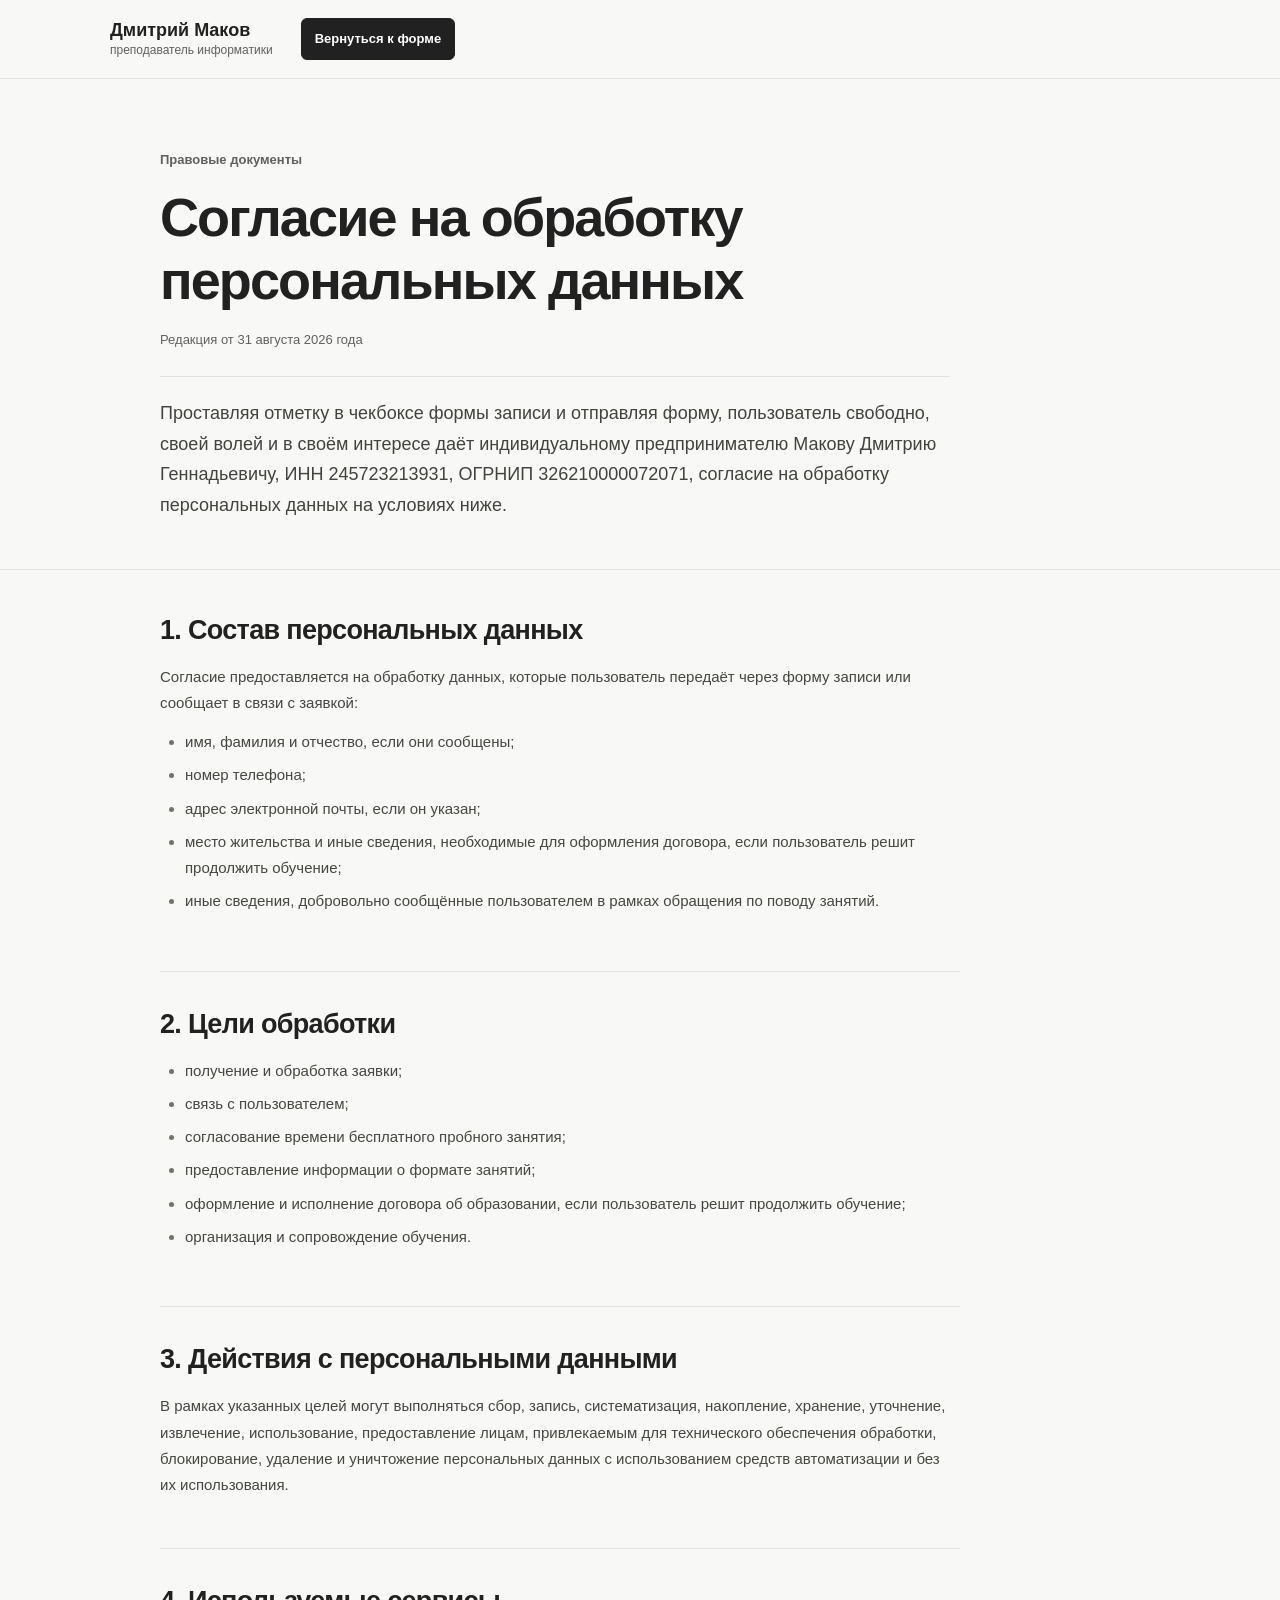
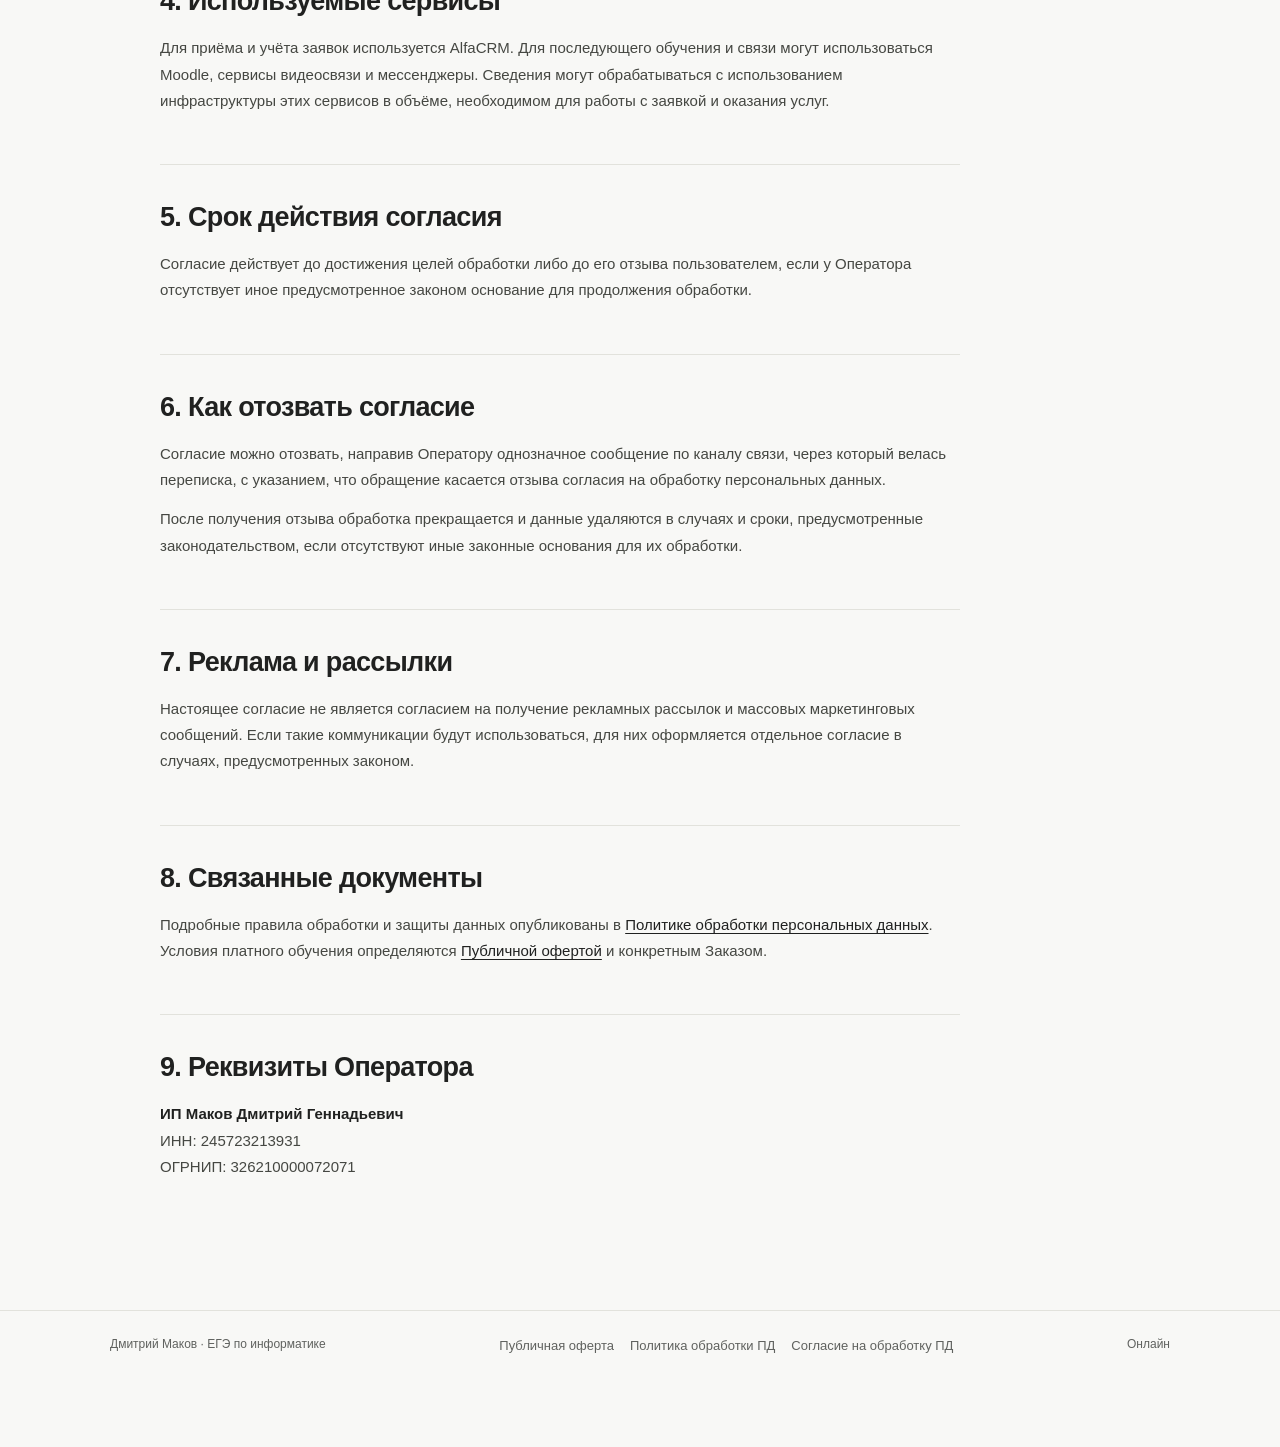
<file: consent.html>
<!doctype html>
<html lang="ru">
<head>
  <meta charset="utf-8">
  <meta name="viewport" content="width=device-width, initial-scale=1">
  <meta name="robots" content="noindex,follow">
  <meta name="description" content="Согласие на обработку персональных данных на сайте преподавателя Дмитрия Макова.">
  <title>Согласие на обработку персональных данных — Дмитрий Маков</title>
  <!-- LEGAL-SEO:START -->
  <link rel="canonical" href="https://makof.ru/consent.html">
  <meta name="theme-color" content="#f8f8f6">
  <link rel="icon" href="favicon.png" type="image/png">
  <link rel="apple-touch-icon" href="favicon.png">
  <!-- LEGAL-SEO:END -->
<link rel="preconnect" href="https://fonts.googleapis.com">
  <link rel="preconnect" href="https://fonts.gstatic.com" crossorigin>
  <link href="https://fonts.googleapis.com/css2?family=Golos+Text:wght@400;500;600;700&display=swap" rel="stylesheet">
  <link rel="stylesheet" href="styles.css?v=legal4">
  <link rel="stylesheet" href="legal.css?v=warm5">
  <!-- YANDEX-METRIKA:START -->
  <script>
    (function(m,e,t,r,i,k,a){
      m[i]=m[i]||function(){(m[i].a=m[i].a||[]).push(arguments)};
      m[i].l=1*new Date();
      for (var j = 0; j < document.scripts.length; j++) { if (document.scripts[j].src === r) { return; } }
      k=e.createElement(t),a=e.getElementsByTagName(t)[0],k.async=1,k.src=r,a.parentNode.insertBefore(k,a)
    })(window, document, 'script', 'https://mc.yandex.ru/metrika/tag.js?id=106373103', 'ym');

    ym(106373103, 'init', {
      ssr: true,
      webvisor: true,
      clickmap: true,
      accurateTrackBounce: true,
      trackLinks: true
    });
  </script>
  <!-- YANDEX-METRIKA:END -->
</head>
<body class="legal-page">
  <!-- YANDEX-METRIKA-NOSCRIPT:START -->
  <noscript><div><img src="https://mc.yandex.ru/watch/106373103" style="position:absolute; left:-9999px;" alt=""></div></noscript>
  <!-- YANDEX-METRIKA-NOSCRIPT:END -->
<header class="site-header">
    <div class="container header-inner">
      <a class="brand" href="./" aria-label="Дмитрий Маков — на главную">
        <span class="brand-copy"><strong>Дмитрий Маков</strong><span>преподаватель информатики</span></span>
      </a>
      <a class="button button-small" href="./#signup-form">Вернуться к форме</a>
    </div>
  </header>

  <main>
    <section class="legal-hero"><div class="container">
      <span class="legal-kicker">Правовые документы</span>
      <h1>Согласие на обработку персональных данных</h1>
      <p class="legal-meta">Редакция от 31 августа 2026 года</p>
      <p class="legal-intro">Проставляя отметку в чекбоксе формы записи и отправляя форму, пользователь свободно, своей волей и в своём интересе даёт индивидуальному предпринимателю Макову Дмитрию Геннадьевичу, ИНН 245723213931, ОГРНИП 326210000072071, согласие на обработку персональных данных на условиях ниже.</p>
    </div></section>

    <section class="legal-content"><div class="container">
      <section class="legal-section"><h2>1. Состав персональных данных</h2><p>Согласие предоставляется на обработку данных, которые пользователь передаёт через форму записи или сообщает в связи с заявкой:</p><ul><li>имя, фамилия и отчество, если они сообщены;</li><li>номер телефона;</li><li>адрес электронной почты, если он указан;</li><li>место жительства и иные сведения, необходимые для оформления договора, если пользователь решит продолжить обучение;</li><li>иные сведения, добровольно сообщённые пользователем в рамках обращения по поводу занятий.</li></ul></section>
      <section class="legal-section"><h2>2. Цели обработки</h2><ul><li>получение и обработка заявки;</li><li>связь с пользователем;</li><li>согласование времени бесплатного пробного занятия;</li><li>предоставление информации о формате занятий;</li><li>оформление и исполнение договора об образовании, если пользователь решит продолжить обучение;</li><li>организация и сопровождение обучения.</li></ul></section>
      <section class="legal-section"><h2>3. Действия с персональными данными</h2><p>В рамках указанных целей могут выполняться сбор, запись, систематизация, накопление, хранение, уточнение, извлечение, использование, предоставление лицам, привлекаемым для технического обеспечения обработки, блокирование, удаление и уничтожение персональных данных с использованием средств автоматизации и без их использования.</p></section>
      <section class="legal-section"><h2>4. Используемые сервисы</h2><p>Для приёма и учёта заявок используется AlfaCRM. Для последующего обучения и связи могут использоваться Moodle, сервисы видеосвязи и мессенджеры. Сведения могут обрабатываться с использованием инфраструктуры этих сервисов в объёме, необходимом для работы с заявкой и оказания услуг.</p></section>
      <section class="legal-section"><h2>5. Срок действия согласия</h2><p>Согласие действует до достижения целей обработки либо до его отзыва пользователем, если у Оператора отсутствует иное предусмотренное законом основание для продолжения обработки.</p></section>
      <section class="legal-section"><h2>6. Как отозвать согласие</h2><p>Согласие можно отозвать, направив Оператору однозначное сообщение по каналу связи, через который велась переписка, с указанием, что обращение касается отзыва согласия на обработку персональных данных.</p><p>После получения отзыва обработка прекращается и данные удаляются в случаях и сроки, предусмотренные законодательством, если отсутствуют иные законные основания для их обработки.</p></section>
      <section class="legal-section"><h2>7. Реклама и рассылки</h2><p>Настоящее согласие не является согласием на получение рекламных рассылок и массовых маркетинговых сообщений. Если такие коммуникации будут использоваться, для них оформляется отдельное согласие в случаях, предусмотренных законом.</p></section>
      <section class="legal-section"><h2>8. Связанные документы</h2><p>Подробные правила обработки и защиты данных опубликованы в <a href="privacy.html">Политике обработки персональных данных</a>. Условия платного обучения определяются <a href="offer.html">Публичной офертой</a> и конкретным Заказом.</p></section>
      <section class="legal-section"><h2>9. Реквизиты Оператора</h2><p><strong>ИП Маков Дмитрий Геннадьевич</strong><br>ИНН: 245723213931<br>ОГРНИП: 326210000072071</p></section>
    </div></section>
  </main>

  <footer class="site-footer"><div class="container footer-inner"><span>Дмитрий Маков · ЕГЭ по информатике</span><nav class="footer-legal" aria-label="Правовые документы"><a href="offer.html">Публичная оферта</a><a href="privacy.html">Политика обработки ПД</a><a href="consent.html">Согласие на обработку ПД</a></nav><span>Онлайн</span></div></footer>
</body>
</html>
</file>
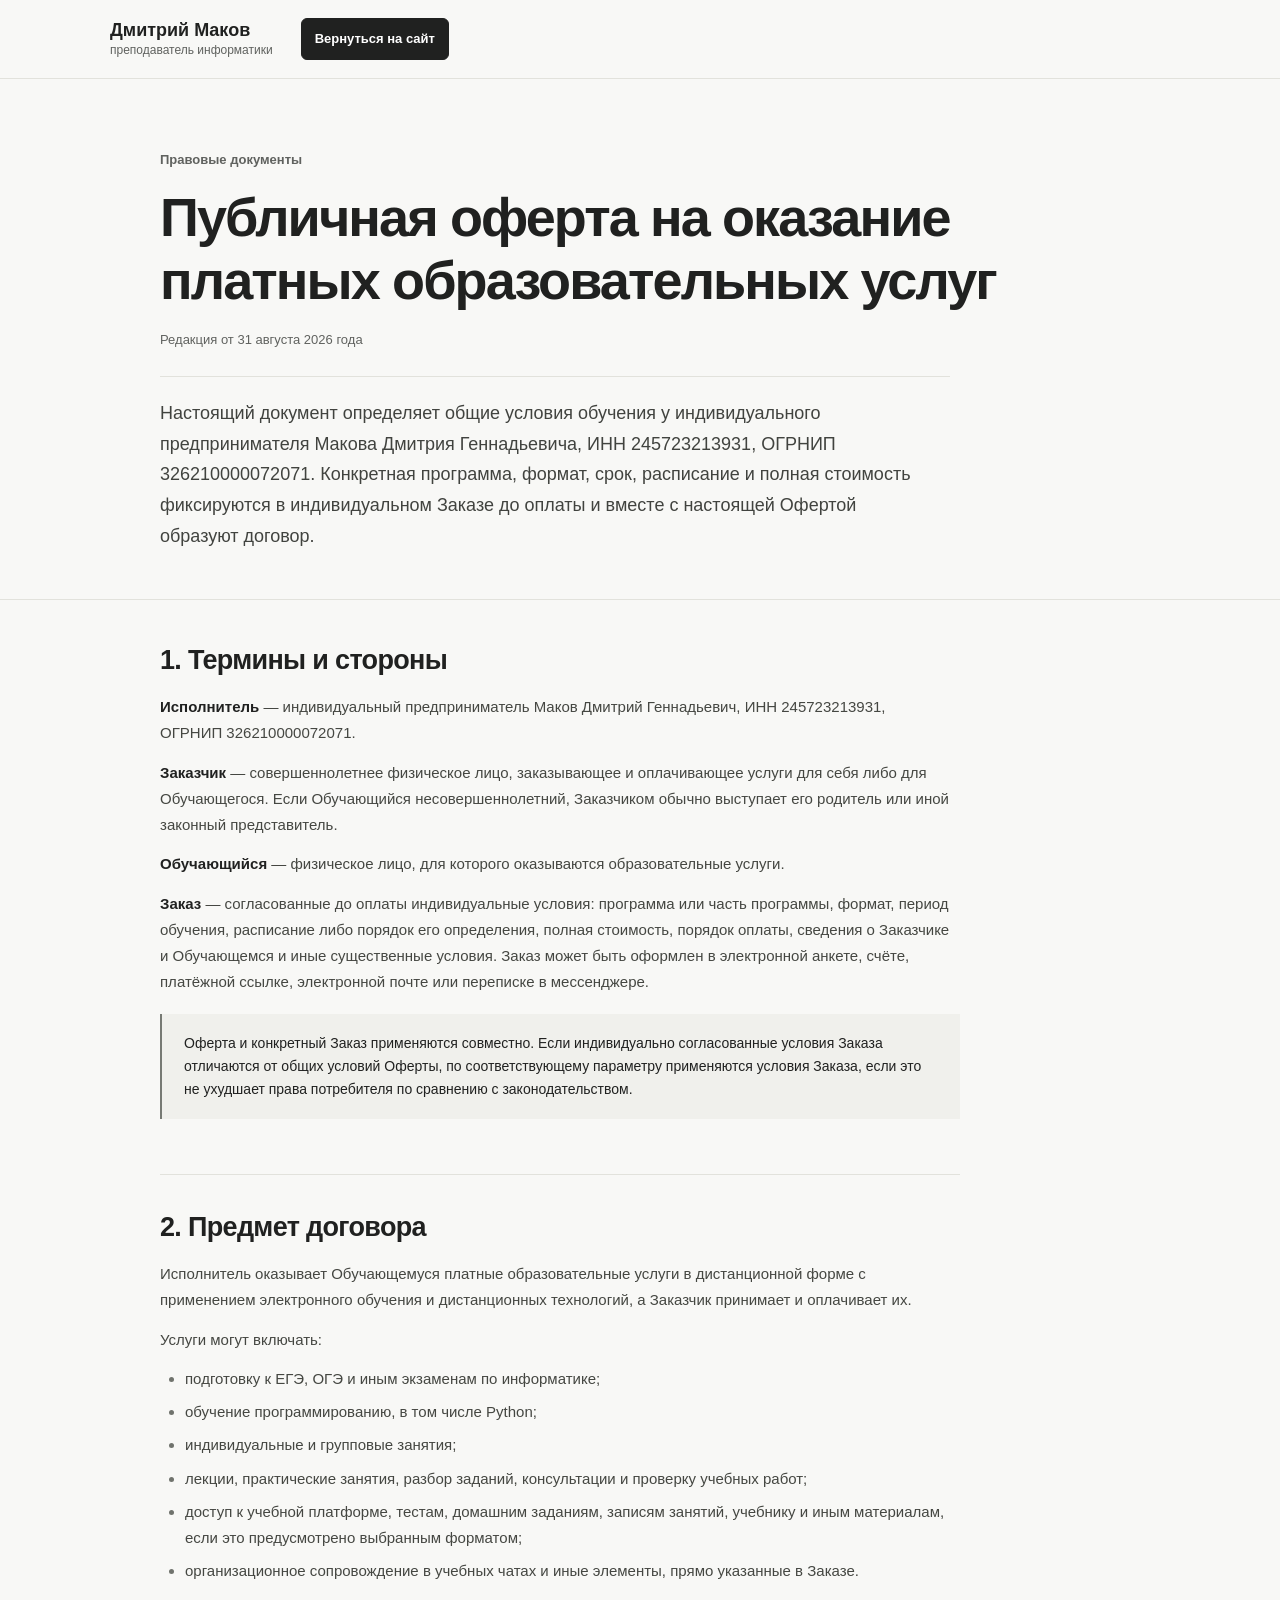
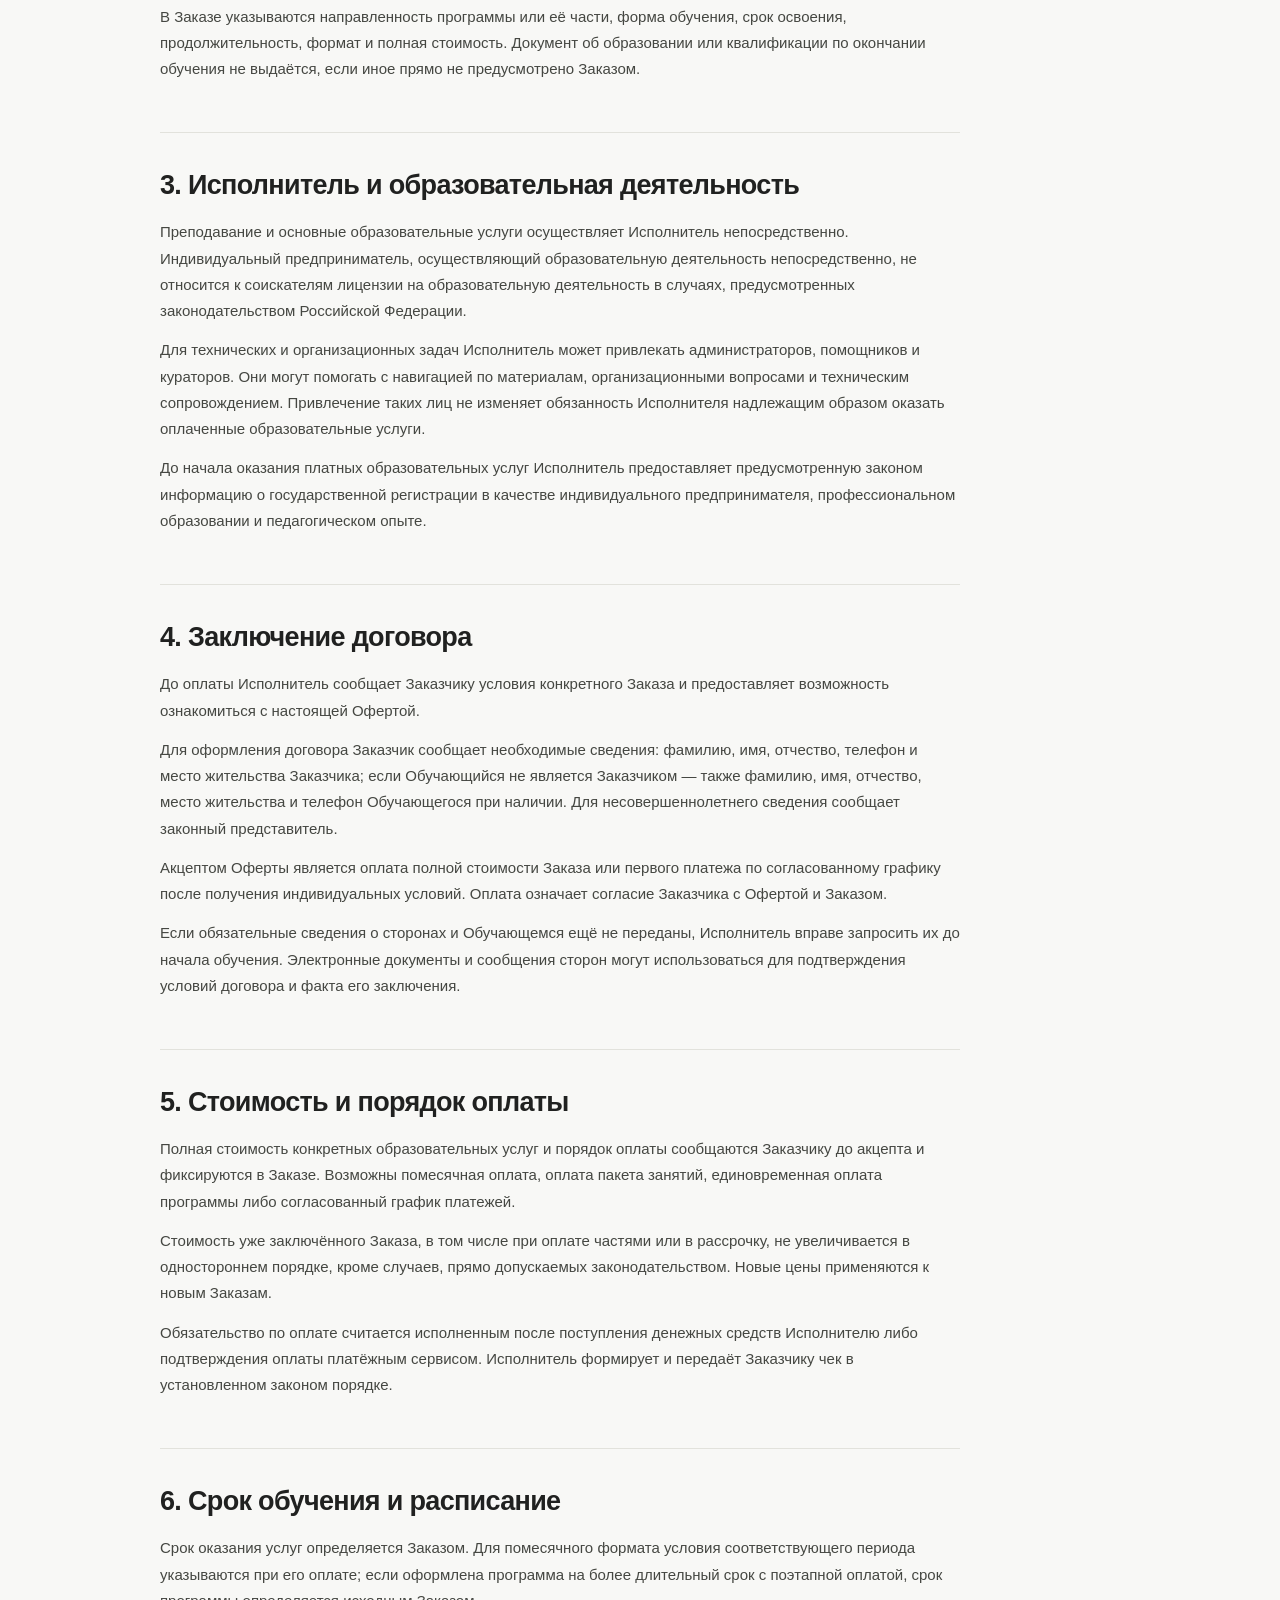
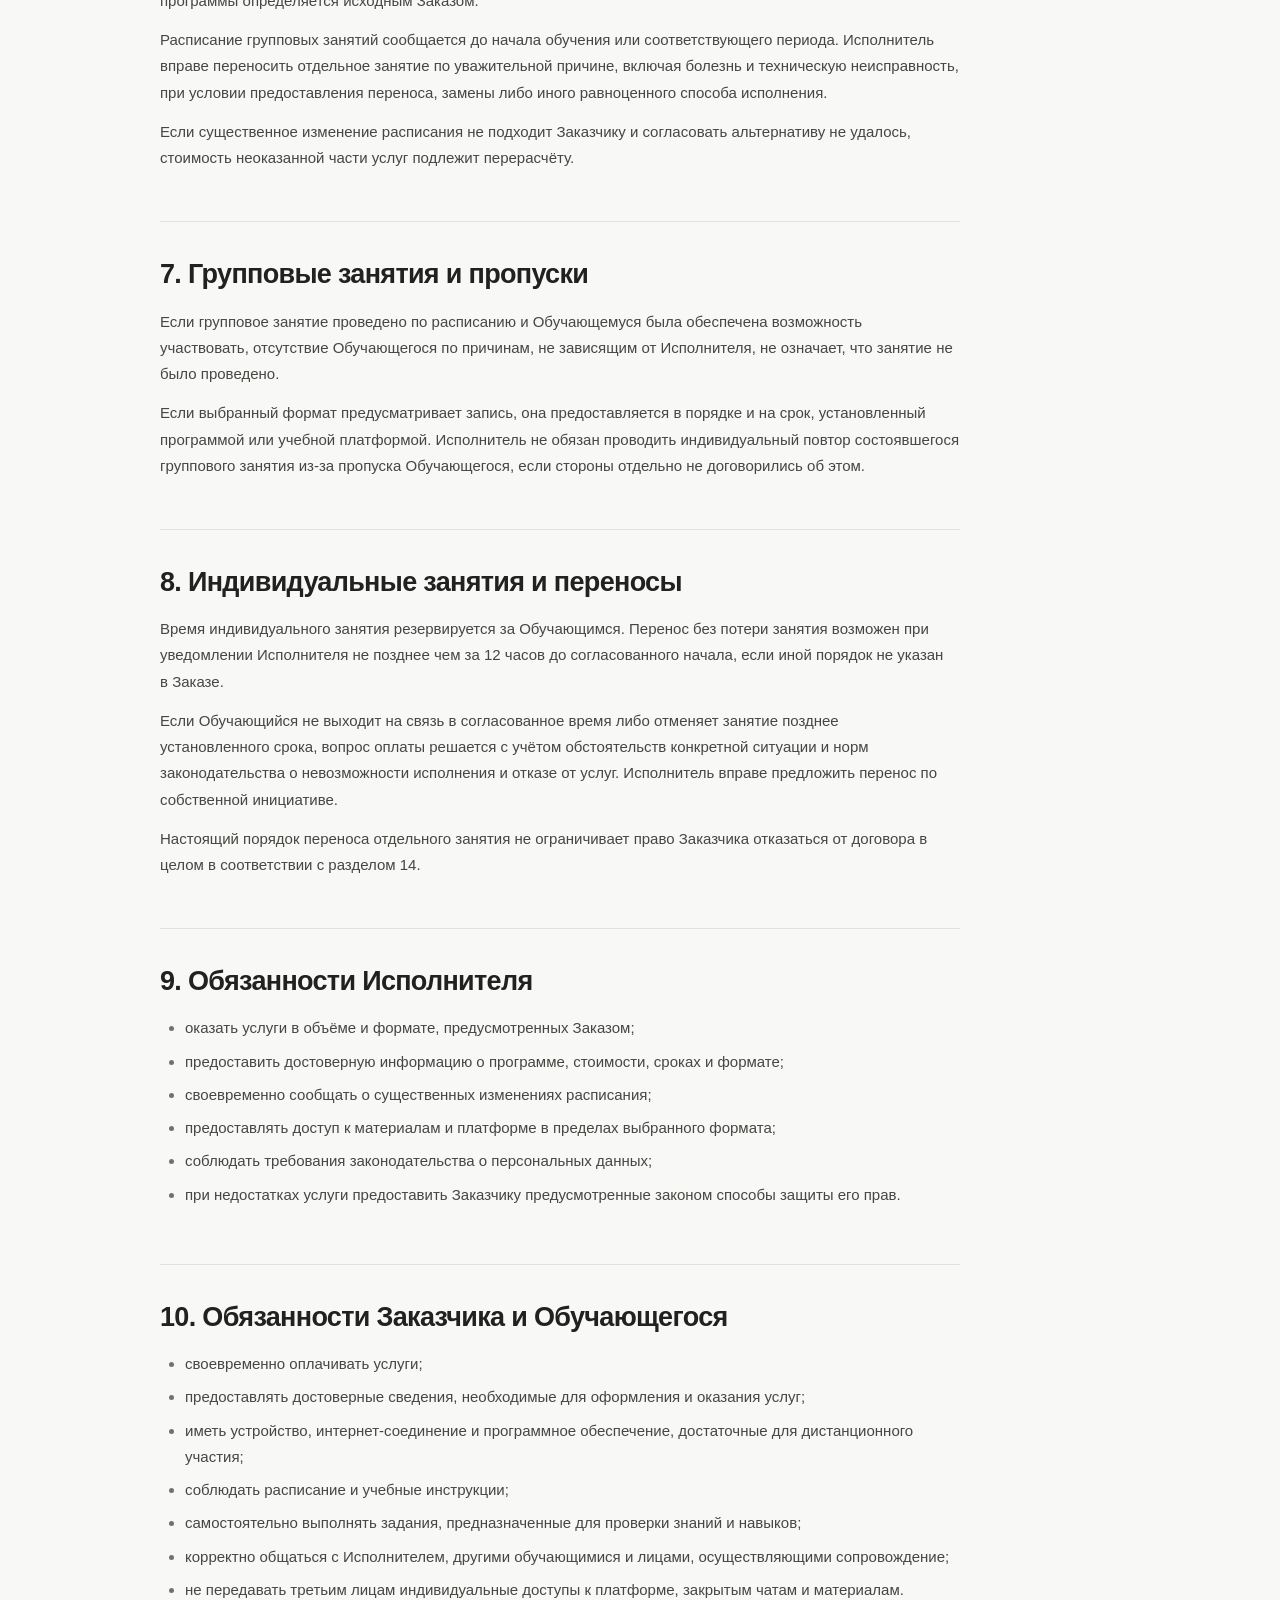
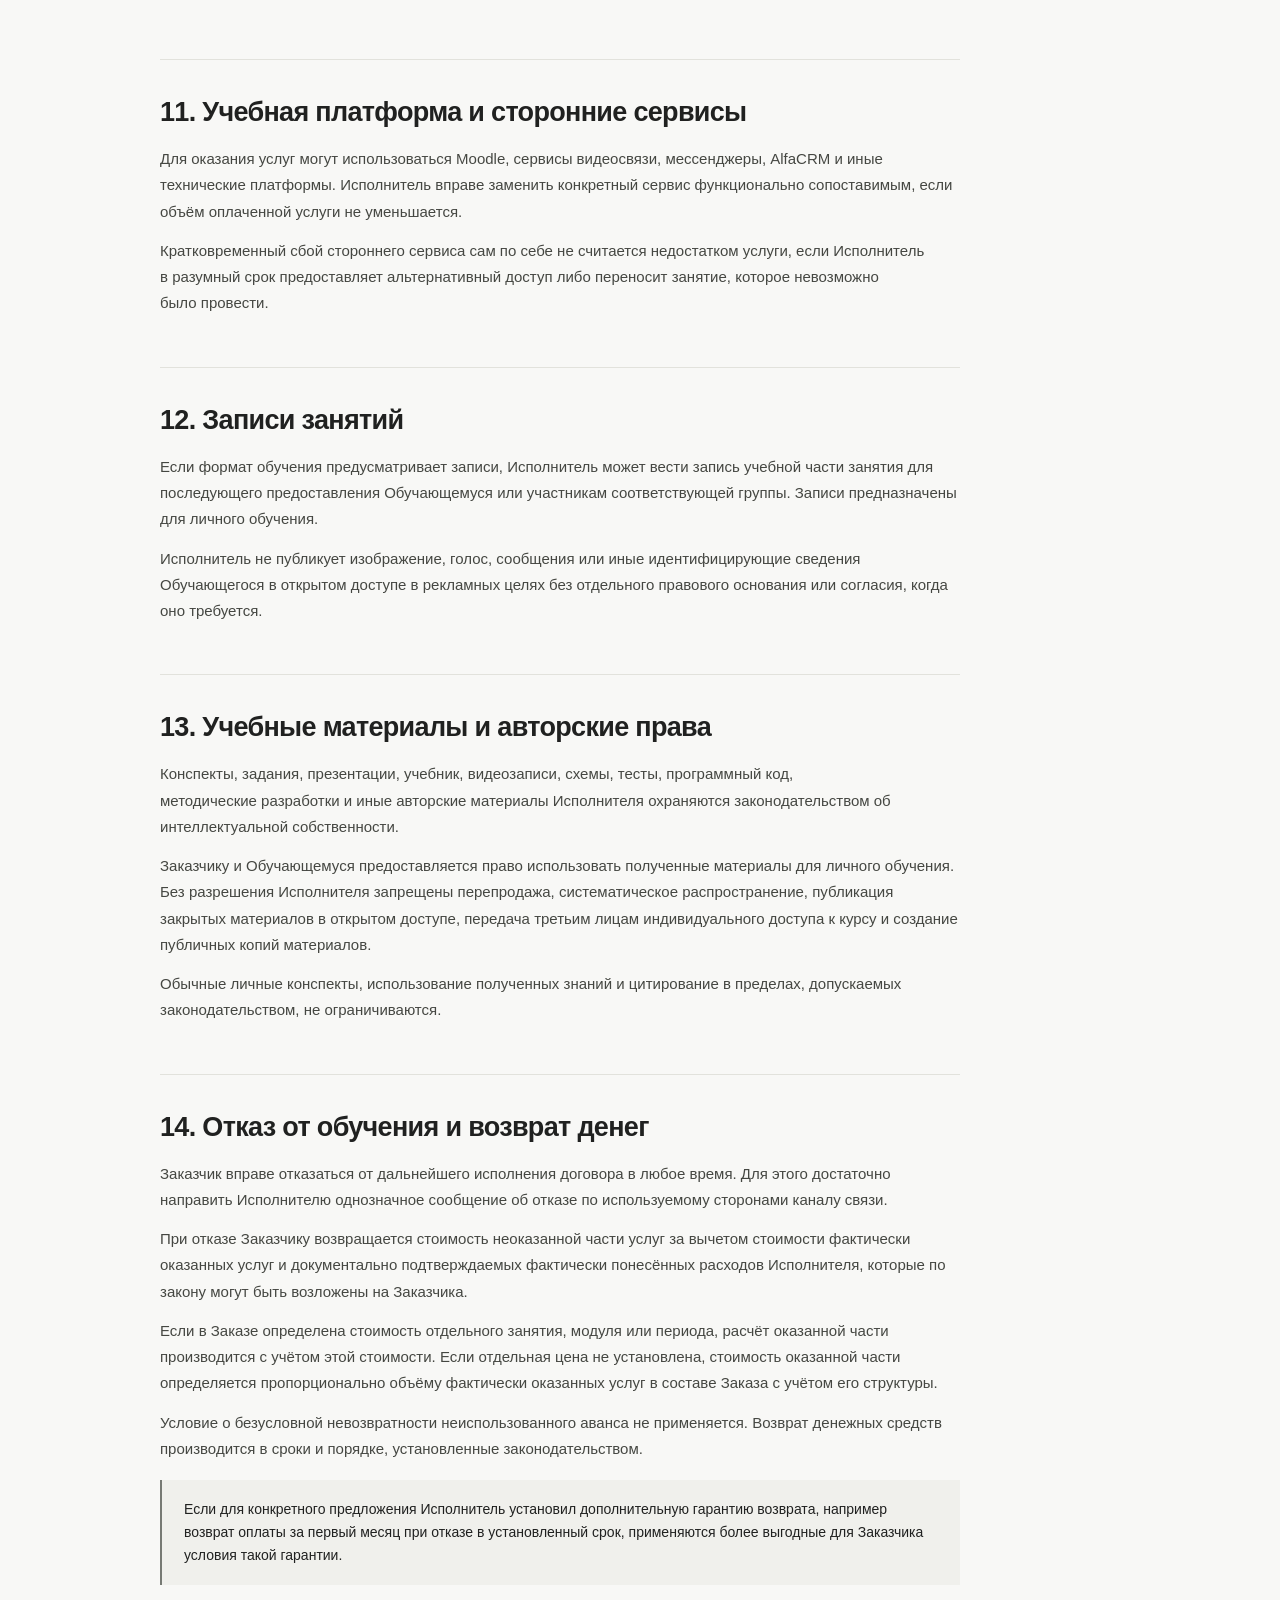
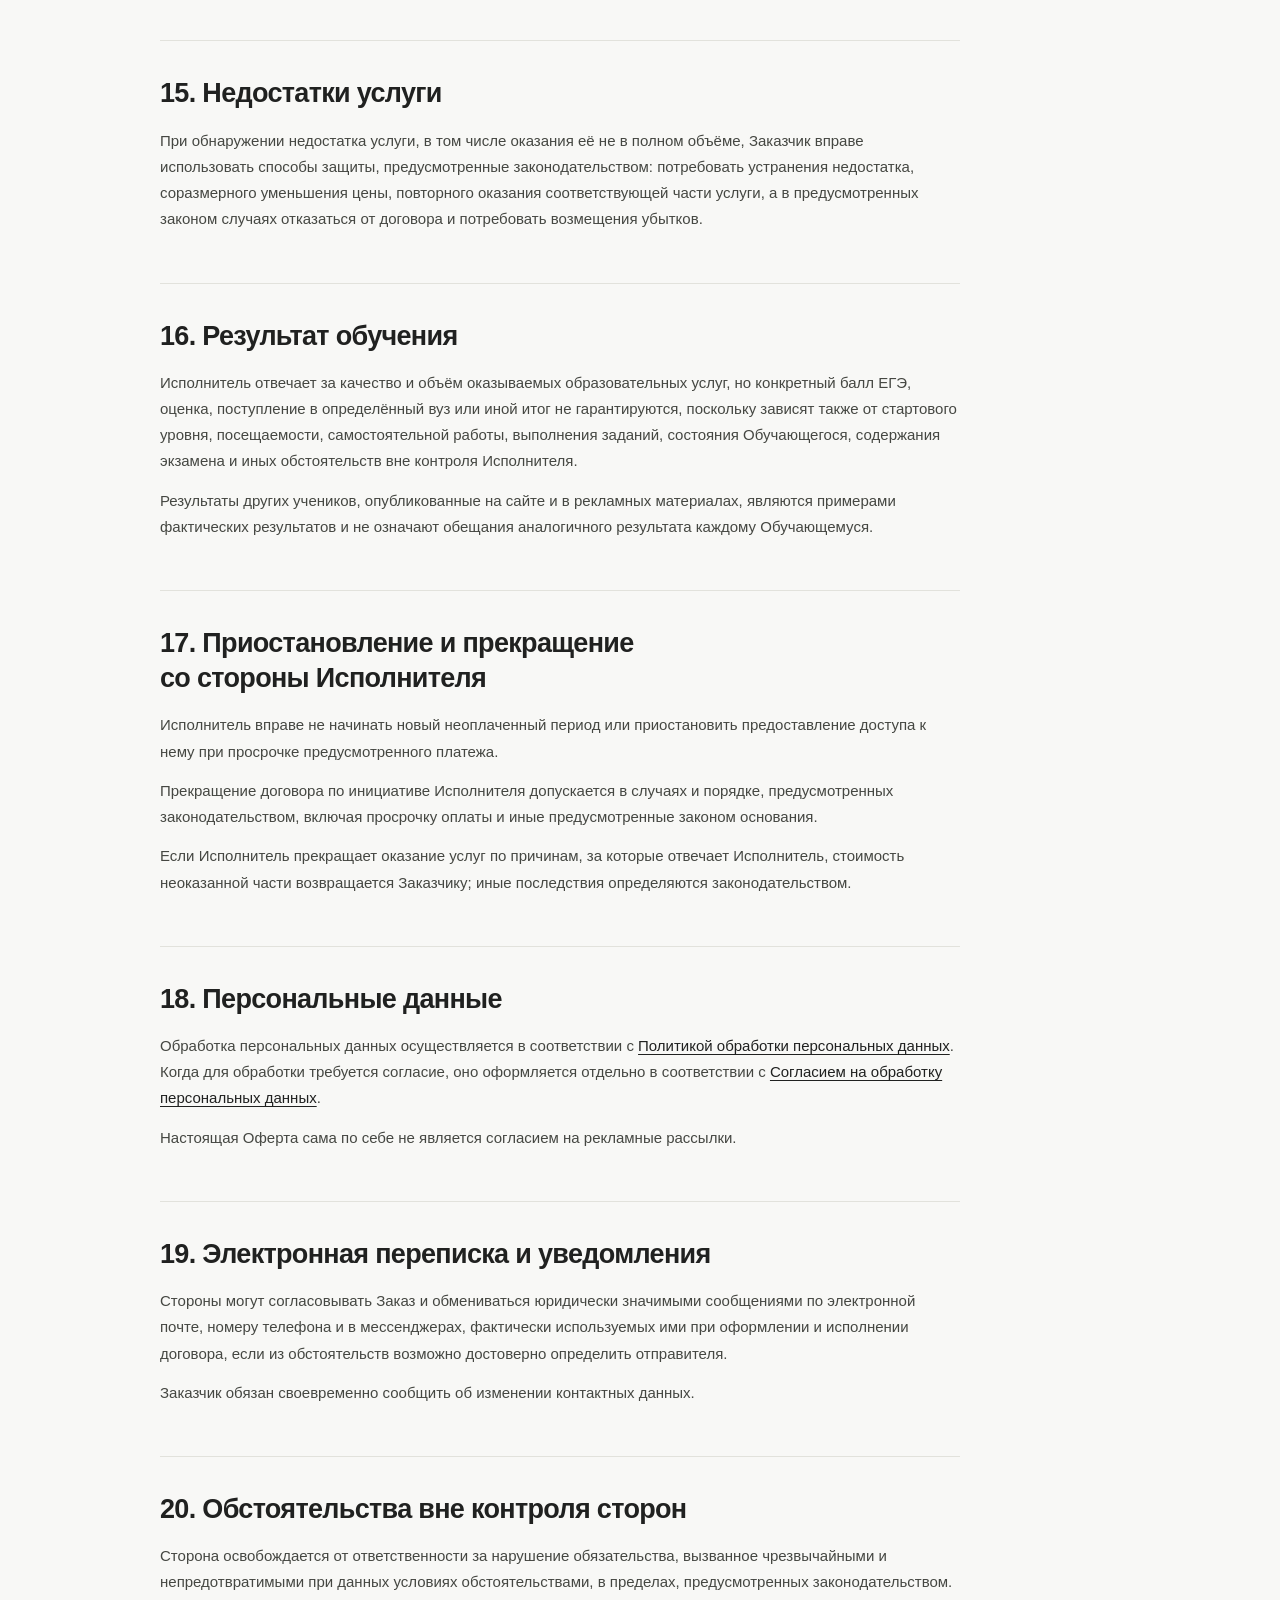
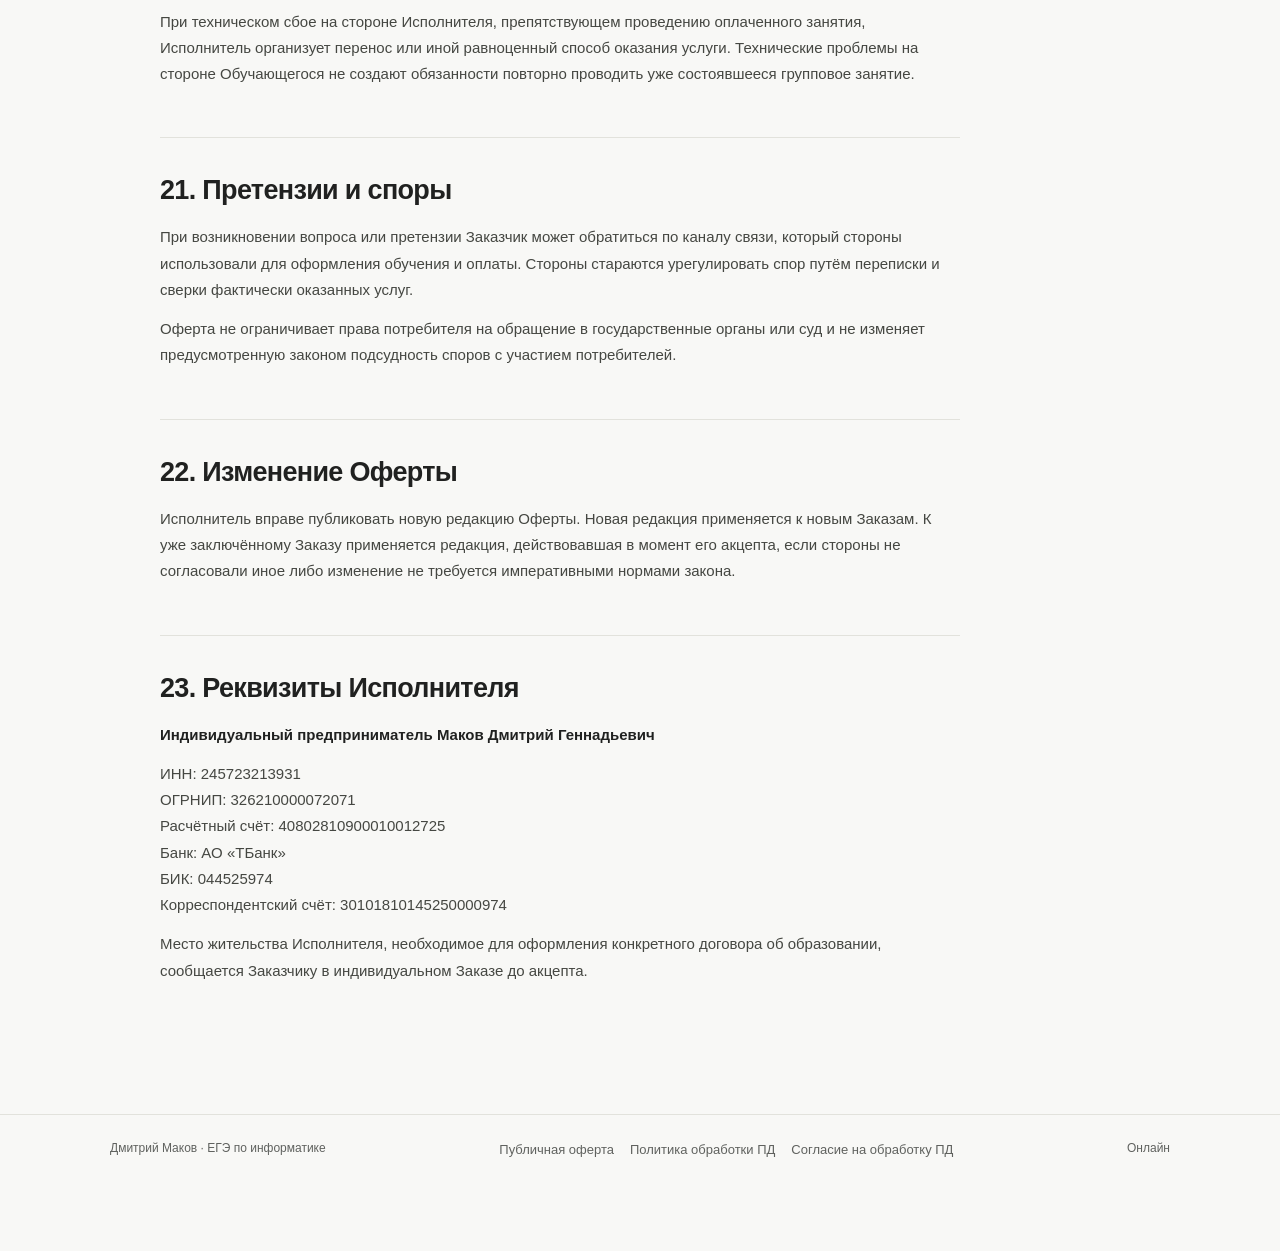
<file: offer.html>
<!doctype html>
<html lang="ru">
<head>
  <meta charset="utf-8">
  <meta name="viewport" content="width=device-width, initial-scale=1">
  <meta name="robots" content="noindex,follow">
  <meta name="description" content="Публичная оферта на оказание платных образовательных услуг преподавателем Дмитрием Маковым.">
  <title>Публичная оферта — Дмитрий Маков</title>
  <!-- LEGAL-SEO:START -->
  <link rel="canonical" href="https://makof.ru/offer.html">
  <meta name="theme-color" content="#f8f8f6">
  <link rel="icon" href="favicon.png" type="image/png">
  <link rel="apple-touch-icon" href="favicon.png">
  <!-- LEGAL-SEO:END -->
<link rel="preconnect" href="https://fonts.googleapis.com">
  <link rel="preconnect" href="https://fonts.gstatic.com" crossorigin>
  <link href="https://fonts.googleapis.com/css2?family=Golos+Text:wght@400;500;600;700&display=swap" rel="stylesheet">
  <link rel="stylesheet" href="styles.css?v=legal4">
  <link rel="stylesheet" href="legal.css?v=warm5">
  <!-- YANDEX-METRIKA:START -->
  <script>
    (function(m,e,t,r,i,k,a){
      m[i]=m[i]||function(){(m[i].a=m[i].a||[]).push(arguments)};
      m[i].l=1*new Date();
      for (var j = 0; j < document.scripts.length; j++) { if (document.scripts[j].src === r) { return; } }
      k=e.createElement(t),a=e.getElementsByTagName(t)[0],k.async=1,k.src=r,a.parentNode.insertBefore(k,a)
    })(window, document, 'script', 'https://mc.yandex.ru/metrika/tag.js?id=106373103', 'ym');

    ym(106373103, 'init', {
      ssr: true,
      webvisor: true,
      clickmap: true,
      accurateTrackBounce: true,
      trackLinks: true
    });
  </script>
  <!-- YANDEX-METRIKA:END -->
</head>
<body class="legal-page">
  <!-- YANDEX-METRIKA-NOSCRIPT:START -->
  <noscript><div><img src="https://mc.yandex.ru/watch/106373103" style="position:absolute; left:-9999px;" alt=""></div></noscript>
  <!-- YANDEX-METRIKA-NOSCRIPT:END -->
<header class="site-header">
    <div class="container header-inner">
      <a class="brand" href="./" aria-label="Дмитрий Маков — на главную">
        <span class="brand-copy">
          <strong>Дмитрий Маков</strong>
          <span>преподаватель информатики</span>
        </span>
      </a>
      <a class="button button-small" href="./#signup-form">Вернуться на сайт</a>
    </div>
  </header>

  <main>
    <section class="legal-hero">
      <div class="container">
        <span class="legal-kicker">Правовые документы</span>
        <h1>Публичная оферта на оказание платных образовательных услуг</h1>
        <p class="legal-meta">Редакция от 31 августа 2026 года</p>
        <p class="legal-intro">Настоящий документ определяет общие условия обучения у индивидуального предпринимателя Макова Дмитрия Геннадьевича, ИНН 245723213931, ОГРНИП 326210000072071. Конкретная программа, формат, срок, расписание и полная стоимость фиксируются в индивидуальном Заказе до оплаты и вместе с настоящей Офертой образуют договор.</p>
      </div>
    </section>

    <section class="legal-content">
      <div class="container">
        <section class="legal-section">
          <h2>1. Термины и стороны</h2>
          <p><strong>Исполнитель</strong> — индивидуальный предприниматель Маков Дмитрий Геннадьевич, ИНН 245723213931, ОГРНИП 326210000072071.</p>
          <p><strong>Заказчик</strong> — совершеннолетнее физическое лицо, заказывающее и оплачивающее услуги для себя либо для Обучающегося. Если Обучающийся несовершеннолетний, Заказчиком обычно выступает его родитель или иной законный представитель.</p>
          <p><strong>Обучающийся</strong> — физическое лицо, для которого оказываются образовательные услуги.</p>
          <p><strong>Заказ</strong> — согласованные до оплаты индивидуальные условия: программа или часть программы, формат, период обучения, расписание либо порядок его определения, полная стоимость, порядок оплаты, сведения о Заказчике и Обучающемся и иные существенные условия. Заказ может быть оформлен в электронной анкете, счёте, платёжной ссылке, электронной почте или переписке в мессенджере.</p>
          <div class="legal-note">Оферта и конкретный Заказ применяются совместно. Если индивидуально согласованные условия Заказа отличаются от общих условий Оферты, по соответствующему параметру применяются условия Заказа, если это не ухудшает права потребителя по сравнению с законодательством.</div>
        </section>

        <section class="legal-section">
          <h2>2. Предмет договора</h2>
          <p>Исполнитель оказывает Обучающемуся платные образовательные услуги в дистанционной форме с применением электронного обучения и дистанционных технологий, а Заказчик принимает и оплачивает их.</p>
          <p>Услуги могут включать:</p>
          <ul>
            <li>подготовку к ЕГЭ, ОГЭ и иным экзаменам по информатике;</li>
            <li>обучение программированию, в том числе Python;</li>
            <li>индивидуальные и групповые занятия;</li>
            <li>лекции, практические занятия, разбор заданий, консультации и проверку учебных работ;</li>
            <li>доступ к учебной платформе, тестам, домашним заданиям, записям занятий, учебнику и иным материалам, если это предусмотрено выбранным форматом;</li>
            <li>организационное сопровождение в учебных чатах и иные элементы, прямо указанные в Заказе.</li>
          </ul>
          <p>В Заказе указываются направленность программы или её части, форма обучения, срок освоения, продолжительность, формат и полная стоимость. Документ об образовании или квалификации по окончании обучения не выдаётся, если иное прямо не предусмотрено Заказом.</p>
        </section>

        <section class="legal-section">
          <h2>3. Исполнитель и образовательная деятельность</h2>
          <p>Преподавание и основные образовательные услуги осуществляет Исполнитель непосредственно. Индивидуальный предприниматель, осуществляющий образовательную деятельность непосредственно, не относится к соискателям лицензии на образовательную деятельность в случаях, предусмотренных законодательством Российской Федерации.</p>
          <p>Для технических и организационных задач Исполнитель может привлекать администраторов, помощников и кураторов. Они могут помогать с навигацией по материалам, организационными вопросами и техническим сопровождением. Привлечение таких лиц не изменяет обязанность Исполнителя надлежащим образом оказать оплаченные образовательные услуги.</p>
          <p>До начала оказания платных образовательных услуг Исполнитель предоставляет предусмотренную законом информацию о государственной регистрации в качестве индивидуального предпринимателя, профессиональном образовании и педагогическом опыте.</p>
        </section>

        <section class="legal-section">
          <h2>4. Заключение договора</h2>
          <p>До оплаты Исполнитель сообщает Заказчику условия конкретного Заказа и предоставляет возможность ознакомиться с настоящей Офертой.</p>
          <p>Для оформления договора Заказчик сообщает необходимые сведения: фамилию, имя, отчество, телефон и место жительства Заказчика; если Обучающийся не является Заказчиком — также фамилию, имя, отчество, место жительства и телефон Обучающегося при наличии. Для несовершеннолетнего сведения сообщает законный представитель.</p>
          <p>Акцептом Оферты является оплата полной стоимости Заказа или первого платежа по согласованному графику после получения индивидуальных условий. Оплата означает согласие Заказчика с Офертой и Заказом.</p>
          <p>Если обязательные сведения о сторонах и Обучающемся ещё не переданы, Исполнитель вправе запросить их до начала обучения. Электронные документы и сообщения сторон могут использоваться для подтверждения условий договора и факта его заключения.</p>
        </section>

        <section class="legal-section">
          <h2>5. Стоимость и порядок оплаты</h2>
          <p>Полная стоимость конкретных образовательных услуг и порядок оплаты сообщаются Заказчику до акцепта и фиксируются в Заказе. Возможны помесячная оплата, оплата пакета занятий, единовременная оплата программы либо согласованный график платежей.</p>
          <p>Стоимость уже заключённого Заказа, в том числе при оплате частями или в рассрочку, не увеличивается в одностороннем порядке, кроме случаев, прямо допускаемых законодательством. Новые цены применяются к новым Заказам.</p>
          <p>Обязательство по оплате считается исполненным после поступления денежных средств Исполнителю либо подтверждения оплаты платёжным сервисом. Исполнитель формирует и передаёт Заказчику чек в установленном законом порядке.</p>
        </section>

        <section class="legal-section">
          <h2>6. Срок обучения и расписание</h2>
          <p>Срок оказания услуг определяется Заказом. Для помесячного формата условия соответствующего периода указываются при его оплате; если оформлена программа на более длительный срок с поэтапной оплатой, срок программы определяется исходным Заказом.</p>
          <p>Расписание групповых занятий сообщается до начала обучения или соответствующего периода. Исполнитель вправе переносить отдельное занятие по уважительной причине, включая болезнь и техническую неисправность, при условии предоставления переноса, замены либо иного равноценного способа исполнения.</p>
          <p>Если существенное изменение расписания не подходит Заказчику и согласовать альтернативу не удалось, стоимость неоказанной части услуг подлежит перерасчёту.</p>
        </section>

        <section class="legal-section">
          <h2>7. Групповые занятия и пропуски</h2>
          <p>Если групповое занятие проведено по расписанию и Обучающемуся была обеспечена возможность участвовать, отсутствие Обучающегося по причинам, не зависящим от Исполнителя, не означает, что занятие не было проведено.</p>
          <p>Если выбранный формат предусматривает запись, она предоставляется в порядке и на срок, установленный программой или учебной платформой. Исполнитель не обязан проводить индивидуальный повтор состоявшегося группового занятия из-за пропуска Обучающегося, если стороны отдельно не договорились об этом.</p>
        </section>

        <section class="legal-section">
          <h2>8. Индивидуальные занятия и переносы</h2>
          <p>Время индивидуального занятия резервируется за Обучающимся. Перенос без потери занятия возможен при уведомлении Исполнителя не позднее чем за 12 часов до согласованного начала, если иной порядок не указан в Заказе.</p>
          <p>Если Обучающийся не выходит на связь в согласованное время либо отменяет занятие позднее установленного срока, вопрос оплаты решается с учётом обстоятельств конкретной ситуации и норм законодательства о невозможности исполнения и отказе от услуг. Исполнитель вправе предложить перенос по собственной инициативе.</p>
          <p>Настоящий порядок переноса отдельного занятия не ограничивает право Заказчика отказаться от договора в целом в соответствии с разделом 14.</p>
        </section>

        <section class="legal-section">
          <h2>9. Обязанности Исполнителя</h2>
          <ul>
            <li>оказать услуги в объёме и формате, предусмотренных Заказом;</li>
            <li>предоставить достоверную информацию о программе, стоимости, сроках и формате;</li>
            <li>своевременно сообщать о существенных изменениях расписания;</li>
            <li>предоставлять доступ к материалам и платформе в пределах выбранного формата;</li>
            <li>соблюдать требования законодательства о персональных данных;</li>
            <li>при недостатках услуги предоставить Заказчику предусмотренные законом способы защиты его прав.</li>
          </ul>
        </section>

        <section class="legal-section">
          <h2>10. Обязанности Заказчика и Обучающегося</h2>
          <ul>
            <li>своевременно оплачивать услуги;</li>
            <li>предоставлять достоверные сведения, необходимые для оформления и оказания услуг;</li>
            <li>иметь устройство, интернет-соединение и программное обеспечение, достаточные для дистанционного участия;</li>
            <li>соблюдать расписание и учебные инструкции;</li>
            <li>самостоятельно выполнять задания, предназначенные для проверки знаний и навыков;</li>
            <li>корректно общаться с Исполнителем, другими обучающимися и лицами, осуществляющими сопровождение;</li>
            <li>не передавать третьим лицам индивидуальные доступы к платформе, закрытым чатам и материалам.</li>
          </ul>
        </section>

        <section class="legal-section">
          <h2>11. Учебная платформа и сторонние сервисы</h2>
          <p>Для оказания услуг могут использоваться Moodle, сервисы видеосвязи, мессенджеры, AlfaCRM и иные технические платформы. Исполнитель вправе заменить конкретный сервис функционально сопоставимым, если объём оплаченной услуги не уменьшается.</p>
          <p>Кратковременный сбой стороннего сервиса сам по себе не считается недостатком услуги, если Исполнитель в разумный срок предоставляет альтернативный доступ либо переносит занятие, которое невозможно было провести.</p>
        </section>

        <section class="legal-section">
          <h2>12. Записи занятий</h2>
          <p>Если формат обучения предусматривает записи, Исполнитель может вести запись учебной части занятия для последующего предоставления Обучающемуся или участникам соответствующей группы. Записи предназначены для личного обучения.</p>
          <p>Исполнитель не публикует изображение, голос, сообщения или иные идентифицирующие сведения Обучающегося в открытом доступе в рекламных целях без отдельного правового основания или согласия, когда оно требуется.</p>
        </section>

        <section class="legal-section">
          <h2>13. Учебные материалы и авторские права</h2>
          <p>Конспекты, задания, презентации, учебник, видеозаписи, схемы, тесты, программный код, методические разработки и иные авторские материалы Исполнителя охраняются законодательством об интеллектуальной собственности.</p>
          <p>Заказчику и Обучающемуся предоставляется право использовать полученные материалы для личного обучения. Без разрешения Исполнителя запрещены перепродажа, систематическое распространение, публикация закрытых материалов в открытом доступе, передача третьим лицам индивидуального доступа к курсу и создание публичных копий материалов.</p>
          <p>Обычные личные конспекты, использование полученных знаний и цитирование в пределах, допускаемых законодательством, не ограничиваются.</p>
        </section>

        <section class="legal-section">
          <h2>14. Отказ от обучения и возврат денег</h2>
          <p>Заказчик вправе отказаться от дальнейшего исполнения договора в любое время. Для этого достаточно направить Исполнителю однозначное сообщение об отказе по используемому сторонами каналу связи.</p>
          <p>При отказе Заказчику возвращается стоимость неоказанной части услуг за вычетом стоимости фактически оказанных услуг и документально подтверждаемых фактически понесённых расходов Исполнителя, которые по закону могут быть возложены на Заказчика.</p>
          <p>Если в Заказе определена стоимость отдельного занятия, модуля или периода, расчёт оказанной части производится с учётом этой стоимости. Если отдельная цена не установлена, стоимость оказанной части определяется пропорционально объёму фактически оказанных услуг в составе Заказа с учётом его структуры.</p>
          <p>Условие о безусловной невозвратности неиспользованного аванса не применяется. Возврат денежных средств производится в сроки и порядке, установленные законодательством.</p>
          <div class="legal-note">Если для конкретного предложения Исполнитель установил дополнительную гарантию возврата, например возврат оплаты за первый месяц при отказе в установленный срок, применяются более выгодные для Заказчика условия такой гарантии.</div>
        </section>

        <section class="legal-section">
          <h2>15. Недостатки услуги</h2>
          <p>При обнаружении недостатка услуги, в том числе оказания её не в полном объёме, Заказчик вправе использовать способы защиты, предусмотренные законодательством: потребовать устранения недостатка, соразмерного уменьшения цены, повторного оказания соответствующей части услуги, а в предусмотренных законом случаях отказаться от договора и потребовать возмещения убытков.</p>
        </section>

        <section class="legal-section">
          <h2>16. Результат обучения</h2>
          <p>Исполнитель отвечает за качество и объём оказываемых образовательных услуг, но конкретный балл ЕГЭ, оценка, поступление в определённый вуз или иной итог не гарантируются, поскольку зависят также от стартового уровня, посещаемости, самостоятельной работы, выполнения заданий, состояния Обучающегося, содержания экзамена и иных обстоятельств вне контроля Исполнителя.</p>
          <p>Результаты других учеников, опубликованные на сайте и в рекламных материалах, являются примерами фактических результатов и не означают обещания аналогичного результата каждому Обучающемуся.</p>
        </section>

        <section class="legal-section">
          <h2>17. Приостановление и прекращение со стороны Исполнителя</h2>
          <p>Исполнитель вправе не начинать новый неоплаченный период или приостановить предоставление доступа к нему при просрочке предусмотренного платежа.</p>
          <p>Прекращение договора по инициативе Исполнителя допускается в случаях и порядке, предусмотренных законодательством, включая просрочку оплаты и иные предусмотренные законом основания.</p>
          <p>Если Исполнитель прекращает оказание услуг по причинам, за которые отвечает Исполнитель, стоимость неоказанной части возвращается Заказчику; иные последствия определяются законодательством.</p>
        </section>

        <section class="legal-section">
          <h2>18. Персональные данные</h2>
          <p>Обработка персональных данных осуществляется в соответствии с <a href="privacy.html">Политикой обработки персональных данных</a>. Когда для обработки требуется согласие, оно оформляется отдельно в соответствии с <a href="consent.html">Согласием на обработку персональных данных</a>.</p>
          <p>Настоящая Оферта сама по себе не является согласием на рекламные рассылки.</p>
        </section>

        <section class="legal-section">
          <h2>19. Электронная переписка и уведомления</h2>
          <p>Стороны могут согласовывать Заказ и обмениваться юридически значимыми сообщениями по электронной почте, номеру телефона и в мессенджерах, фактически используемых ими при оформлении и исполнении договора, если из обстоятельств возможно достоверно определить отправителя.</p>
          <p>Заказчик обязан своевременно сообщить об изменении контактных данных.</p>
        </section>

        <section class="legal-section">
          <h2>20. Обстоятельства вне контроля сторон</h2>
          <p>Сторона освобождается от ответственности за нарушение обязательства, вызванное чрезвычайными и непредотвратимыми при данных условиях обстоятельствами, в пределах, предусмотренных законодательством.</p>
          <p>При техническом сбое на стороне Исполнителя, препятствующем проведению оплаченного занятия, Исполнитель организует перенос или иной равноценный способ оказания услуги. Технические проблемы на стороне Обучающегося не создают обязанности повторно проводить уже состоявшееся групповое занятие.</p>
        </section>

        <section class="legal-section">
          <h2>21. Претензии и споры</h2>
          <p>При возникновении вопроса или претензии Заказчик может обратиться по каналу связи, который стороны использовали для оформления обучения и оплаты. Стороны стараются урегулировать спор путём переписки и сверки фактически оказанных услуг.</p>
          <p>Оферта не ограничивает права потребителя на обращение в государственные органы или суд и не изменяет предусмотренную законом подсудность споров с участием потребителей.</p>
        </section>

        <section class="legal-section">
          <h2>22. Изменение Оферты</h2>
          <p>Исполнитель вправе публиковать новую редакцию Оферты. Новая редакция применяется к новым Заказам. К уже заключённому Заказу применяется редакция, действовавшая в момент его акцепта, если стороны не согласовали иное либо изменение не требуется императивными нормами закона.</p>
        </section>

        <section class="legal-section">
          <h2>23. Реквизиты Исполнителя</h2>
          <p><strong>Индивидуальный предприниматель Маков Дмитрий Геннадьевич</strong></p>
          <p>ИНН: 245723213931<br>ОГРНИП: 326210000072071<br>Расчётный счёт: 40802810900010012725<br>Банк: АО «ТБанк»<br>БИК: 044525974<br>Корреспондентский счёт: 30101810145250000974</p>
          <p>Место жительства Исполнителя, необходимое для оформления конкретного договора об образовании, сообщается Заказчику в индивидуальном Заказе до акцепта.</p>
        </section>
      </div>
    </section>
  </main>

  <footer class="site-footer">
    <div class="container footer-inner">
      <span>Дмитрий Маков · ЕГЭ по информатике</span>
      <nav class="footer-legal" aria-label="Правовые документы">
        <a href="offer.html">Публичная оферта</a>
        <a href="privacy.html">Политика обработки ПД</a>
        <a href="consent.html">Согласие на обработку ПД</a>
      </nav>
      <span>Онлайн</span>
    </div>
  </footer>
</body>
</html>
</file>
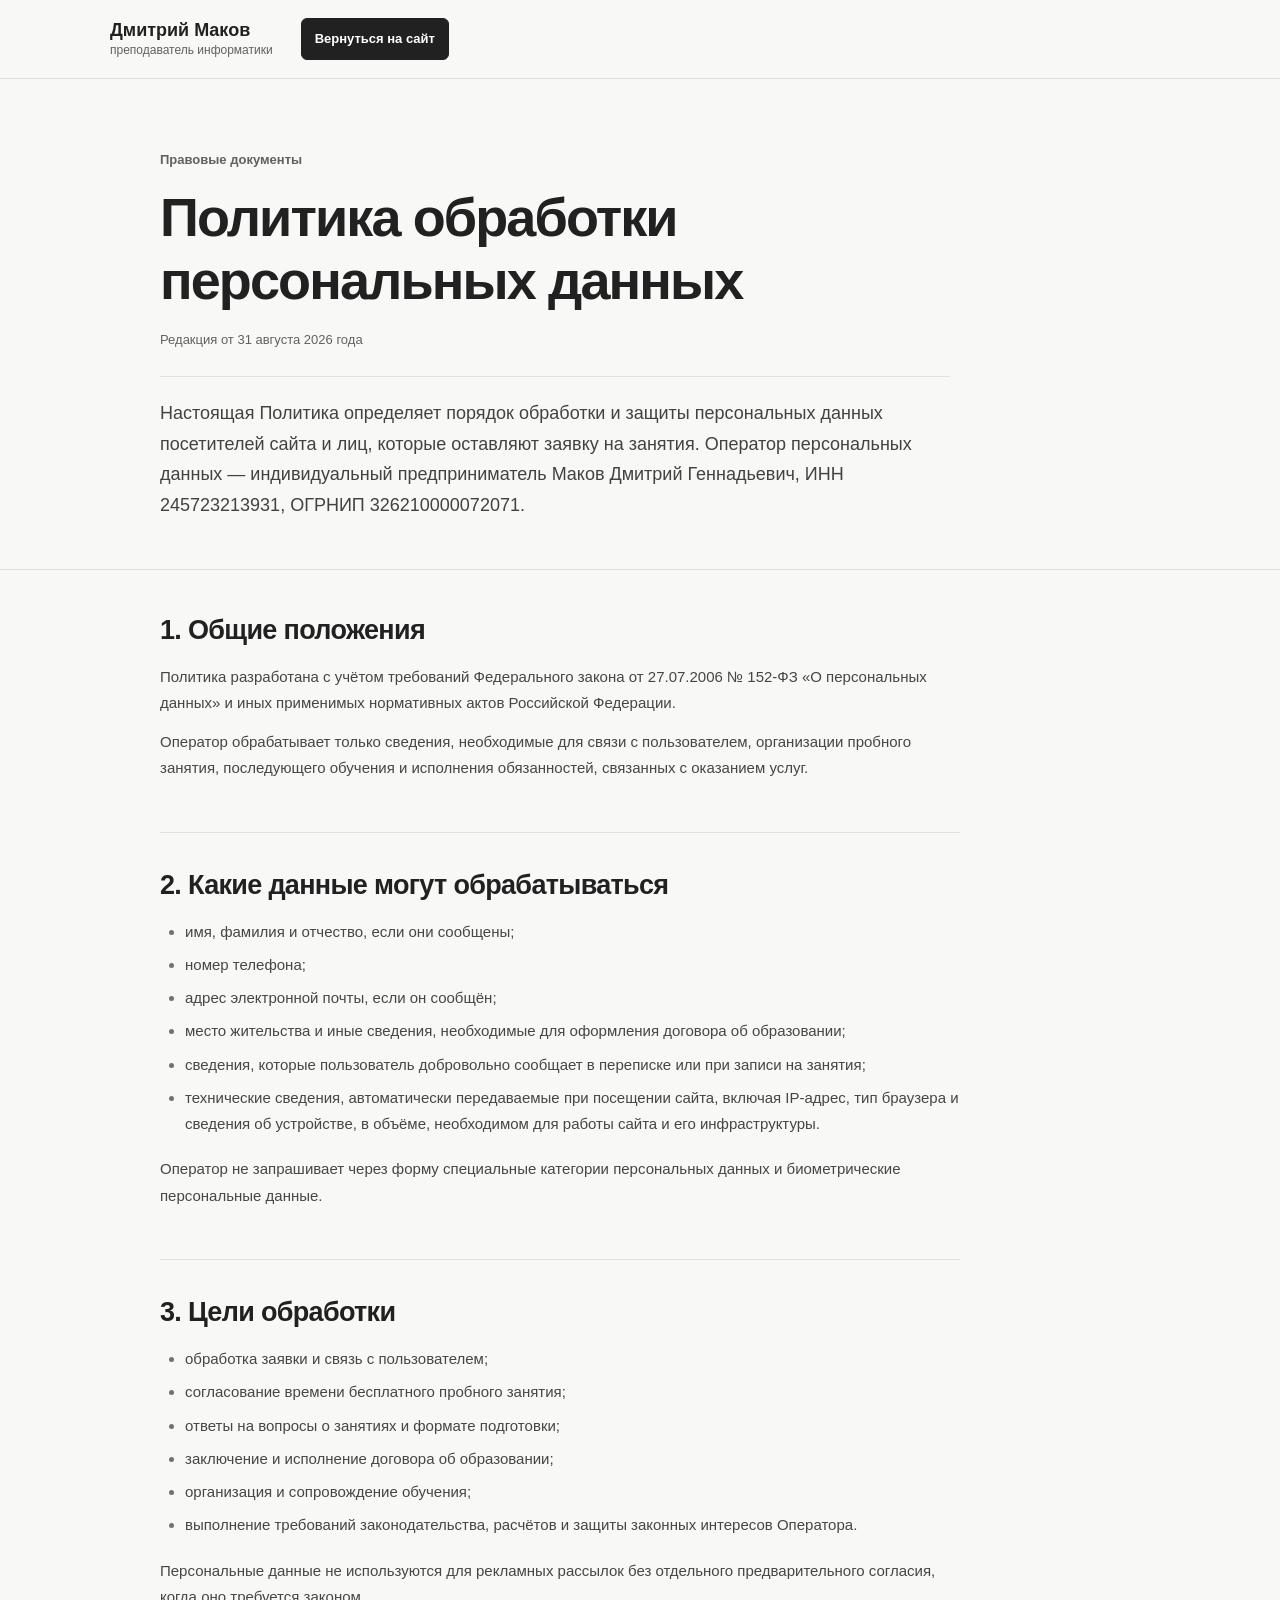
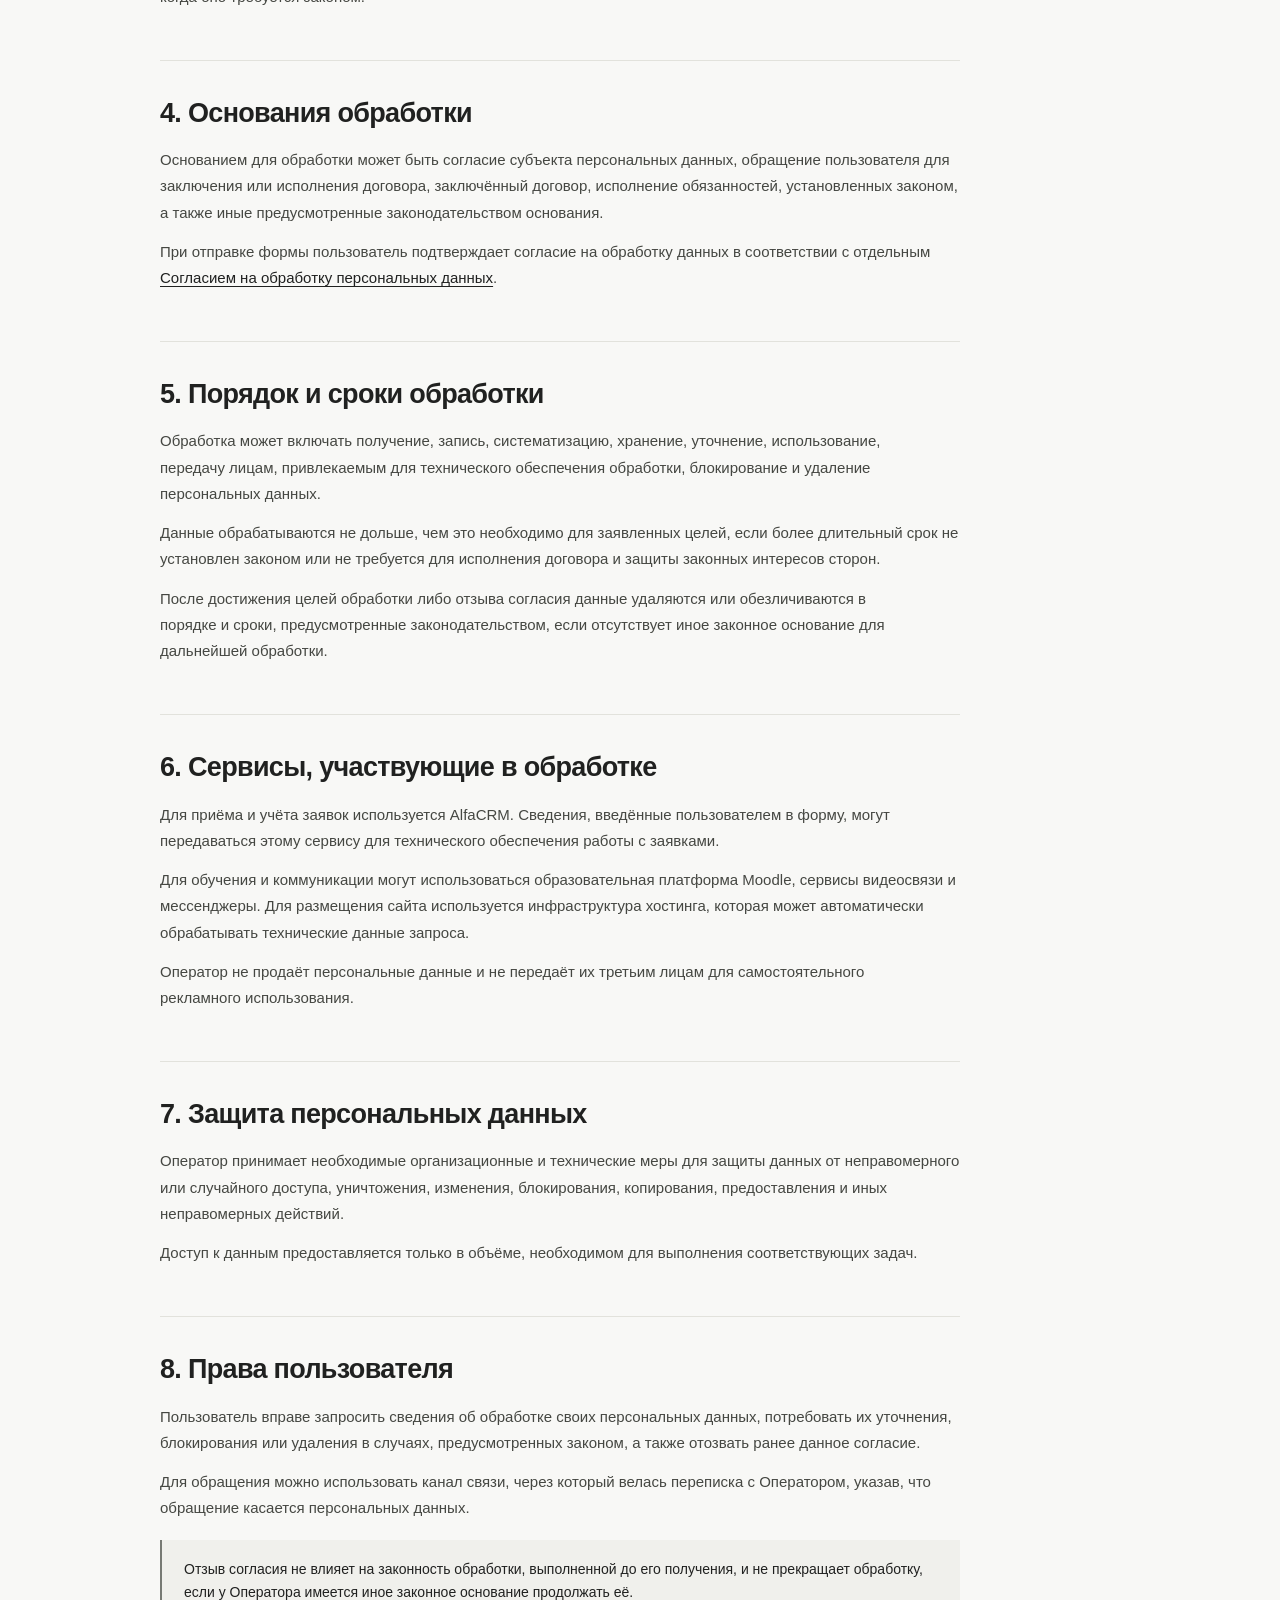
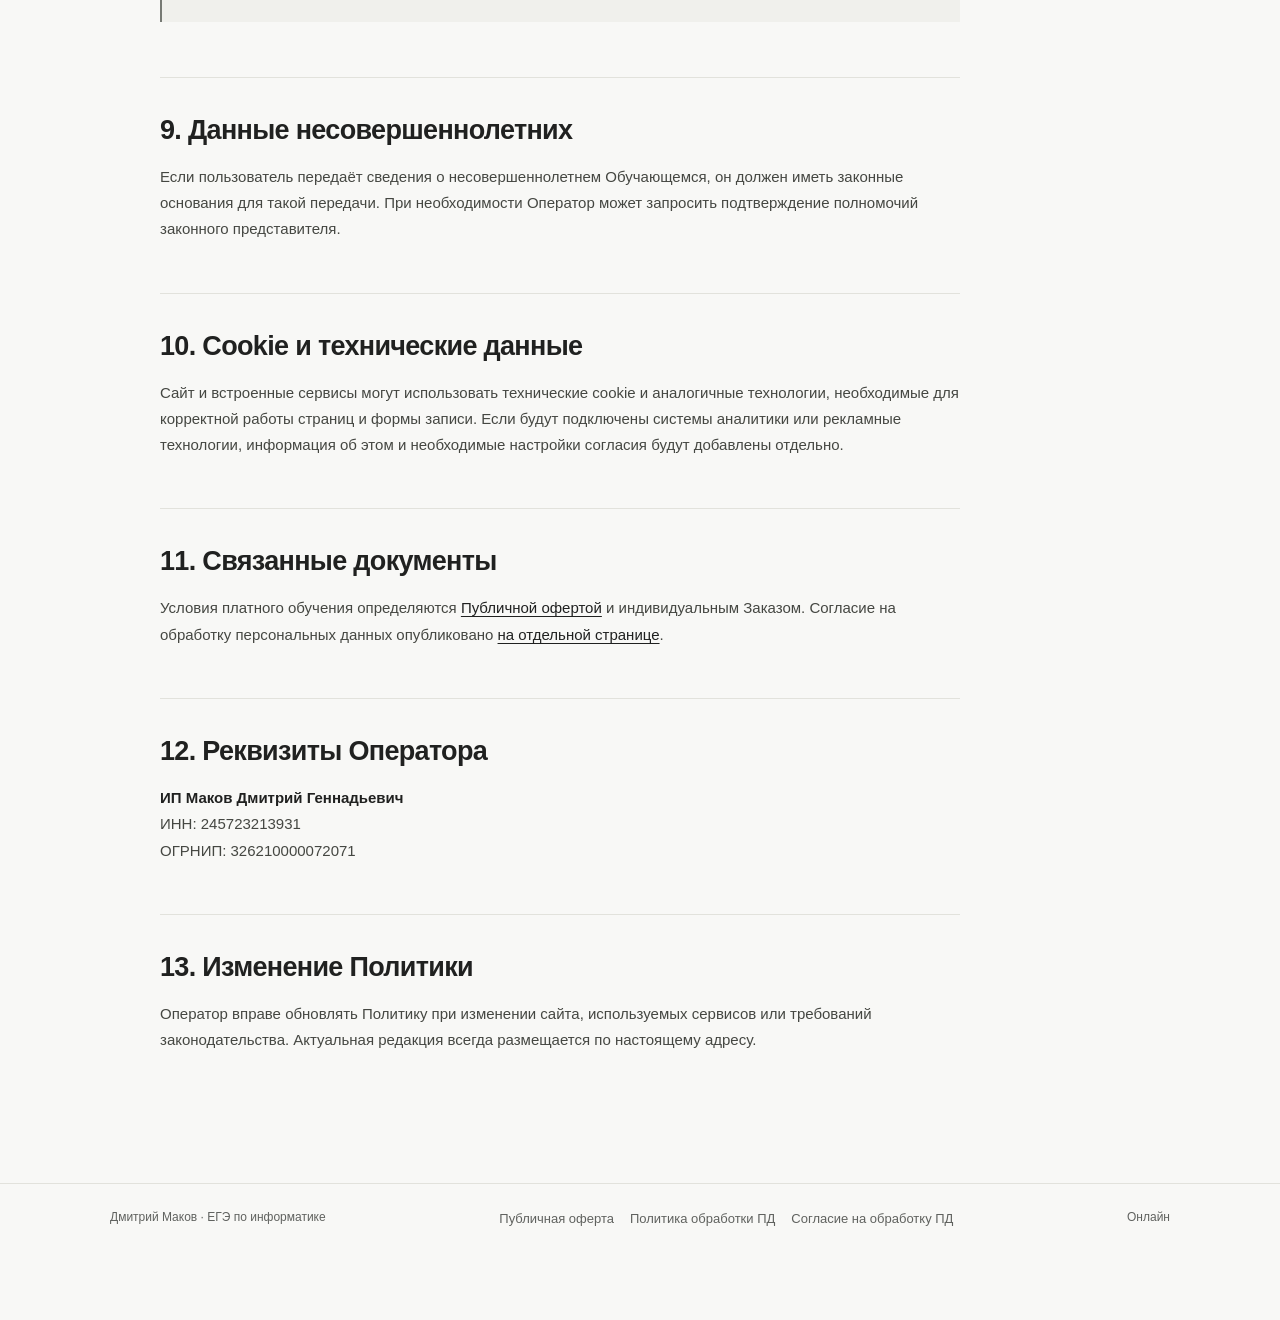
<file: privacy.html>
<!doctype html>
<html lang="ru">
<head>
  <meta charset="utf-8">
  <meta name="viewport" content="width=device-width, initial-scale=1">
  <meta name="robots" content="noindex,follow">
  <meta name="description" content="Политика обработки персональных данных на сайте преподавателя Дмитрия Макова.">
  <title>Политика обработки персональных данных — Дмитрий Маков</title>
  <!-- LEGAL-SEO:START -->
  <link rel="canonical" href="https://makof.ru/privacy.html">
  <meta name="theme-color" content="#f8f8f6">
  <link rel="icon" href="favicon.png" type="image/png">
  <link rel="apple-touch-icon" href="favicon.png">
  <!-- LEGAL-SEO:END -->
<link rel="preconnect" href="https://fonts.googleapis.com">
  <link rel="preconnect" href="https://fonts.gstatic.com" crossorigin>
  <link href="https://fonts.googleapis.com/css2?family=Golos+Text:wght@400;500;600;700&display=swap" rel="stylesheet">
  <link rel="stylesheet" href="styles.css?v=legal4">
  <link rel="stylesheet" href="legal.css?v=warm5">
  <!-- YANDEX-METRIKA:START -->
  <script>
    (function(m,e,t,r,i,k,a){
      m[i]=m[i]||function(){(m[i].a=m[i].a||[]).push(arguments)};
      m[i].l=1*new Date();
      for (var j = 0; j < document.scripts.length; j++) { if (document.scripts[j].src === r) { return; } }
      k=e.createElement(t),a=e.getElementsByTagName(t)[0],k.async=1,k.src=r,a.parentNode.insertBefore(k,a)
    })(window, document, 'script', 'https://mc.yandex.ru/metrika/tag.js?id=106373103', 'ym');

    ym(106373103, 'init', {
      ssr: true,
      webvisor: true,
      clickmap: true,
      accurateTrackBounce: true,
      trackLinks: true
    });
  </script>
  <!-- YANDEX-METRIKA:END -->
</head>
<body class="legal-page">
  <!-- YANDEX-METRIKA-NOSCRIPT:START -->
  <noscript><div><img src="https://mc.yandex.ru/watch/106373103" style="position:absolute; left:-9999px;" alt=""></div></noscript>
  <!-- YANDEX-METRIKA-NOSCRIPT:END -->
<header class="site-header">
    <div class="container header-inner">
      <a class="brand" href="./" aria-label="Дмитрий Маков — на главную">
        <span class="brand-copy"><strong>Дмитрий Маков</strong><span>преподаватель информатики</span></span>
      </a>
      <a class="button button-small" href="./#signup-form">Вернуться на сайт</a>
    </div>
  </header>

  <main>
    <section class="legal-hero"><div class="container">
      <span class="legal-kicker">Правовые документы</span>
      <h1>Политика обработки персональных данных</h1>
      <p class="legal-meta">Редакция от 31 августа 2026 года</p>
      <p class="legal-intro">Настоящая Политика определяет порядок обработки и защиты персональных данных посетителей сайта и лиц, которые оставляют заявку на занятия. Оператор персональных данных — индивидуальный предприниматель Маков Дмитрий Геннадьевич, ИНН 245723213931, ОГРНИП 326210000072071.</p>
    </div></section>

    <section class="legal-content"><div class="container">
      <section class="legal-section"><h2>1. Общие положения</h2><p>Политика разработана с учётом требований Федерального закона от 27.07.2006 № 152-ФЗ «О персональных данных» и иных применимых нормативных актов Российской Федерации.</p><p>Оператор обрабатывает только сведения, необходимые для связи с пользователем, организации пробного занятия, последующего обучения и исполнения обязанностей, связанных с оказанием услуг.</p></section>
      <section class="legal-section"><h2>2. Какие данные могут обрабатываться</h2><ul><li>имя, фамилия и отчество, если они сообщены;</li><li>номер телефона;</li><li>адрес электронной почты, если он сообщён;</li><li>место жительства и иные сведения, необходимые для оформления договора об образовании;</li><li>сведения, которые пользователь добровольно сообщает в переписке или при записи на занятия;</li><li>технические сведения, автоматически передаваемые при посещении сайта, включая IP-адрес, тип браузера и сведения об устройстве, в объёме, необходимом для работы сайта и его инфраструктуры.</li></ul><p>Оператор не запрашивает через форму специальные категории персональных данных и биометрические персональные данные.</p></section>
      <section class="legal-section"><h2>3. Цели обработки</h2><ul><li>обработка заявки и связь с пользователем;</li><li>согласование времени бесплатного пробного занятия;</li><li>ответы на вопросы о занятиях и формате подготовки;</li><li>заключение и исполнение договора об образовании;</li><li>организация и сопровождение обучения;</li><li>выполнение требований законодательства, расчётов и защиты законных интересов Оператора.</li></ul><p>Персональные данные не используются для рекламных рассылок без отдельного предварительного согласия, когда оно требуется законом.</p></section>
      <section class="legal-section"><h2>4. Основания обработки</h2><p>Основанием для обработки может быть согласие субъекта персональных данных, обращение пользователя для заключения или исполнения договора, заключённый договор, исполнение обязанностей, установленных законом, а также иные предусмотренные законодательством основания.</p><p>При отправке формы пользователь подтверждает согласие на обработку данных в соответствии с отдельным <a href="consent.html">Согласием на обработку персональных данных</a>.</p></section>
      <section class="legal-section"><h2>5. Порядок и сроки обработки</h2><p>Обработка может включать получение, запись, систематизацию, хранение, уточнение, использование, передачу лицам, привлекаемым для технического обеспечения обработки, блокирование и удаление персональных данных.</p><p>Данные обрабатываются не дольше, чем это необходимо для заявленных целей, если более длительный срок не установлен законом или не требуется для исполнения договора и защиты законных интересов сторон.</p><p>После достижения целей обработки либо отзыва согласия данные удаляются или обезличиваются в порядке и сроки, предусмотренные законодательством, если отсутствует иное законное основание для дальнейшей обработки.</p></section>
      <section class="legal-section"><h2>6. Сервисы, участвующие в обработке</h2><p>Для приёма и учёта заявок используется AlfaCRM. Сведения, введённые пользователем в форму, могут передаваться этому сервису для технического обеспечения работы с заявками.</p><p>Для обучения и коммуникации могут использоваться образовательная платформа Moodle, сервисы видеосвязи и мессенджеры. Для размещения сайта используется инфраструктура хостинга, которая может автоматически обрабатывать технические данные запроса.</p><p>Оператор не продаёт персональные данные и не передаёт их третьим лицам для самостоятельного рекламного использования.</p></section>
      <section class="legal-section"><h2>7. Защита персональных данных</h2><p>Оператор принимает необходимые организационные и технические меры для защиты данных от неправомерного или случайного доступа, уничтожения, изменения, блокирования, копирования, предоставления и иных неправомерных действий.</p><p>Доступ к данным предоставляется только в объёме, необходимом для выполнения соответствующих задач.</p></section>
      <section class="legal-section"><h2>8. Права пользователя</h2><p>Пользователь вправе запросить сведения об обработке своих персональных данных, потребовать их уточнения, блокирования или удаления в случаях, предусмотренных законом, а также отозвать ранее данное согласие.</p><p>Для обращения можно использовать канал связи, через который велась переписка с Оператором, указав, что обращение касается персональных данных.</p><div class="legal-note">Отзыв согласия не влияет на законность обработки, выполненной до его получения, и не прекращает обработку, если у Оператора имеется иное законное основание продолжать её.</div></section>
      <section class="legal-section"><h2>9. Данные несовершеннолетних</h2><p>Если пользователь передаёт сведения о несовершеннолетнем Обучающемся, он должен иметь законные основания для такой передачи. При необходимости Оператор может запросить подтверждение полномочий законного представителя.</p></section>
      <section class="legal-section"><h2>10. Cookie и технические данные</h2><p>Сайт и встроенные сервисы могут использовать технические cookie и аналогичные технологии, необходимые для корректной работы страниц и формы записи. Если будут подключены системы аналитики или рекламные технологии, информация об этом и необходимые настройки согласия будут добавлены отдельно.</p></section>
      <section class="legal-section"><h2>11. Связанные документы</h2><p>Условия платного обучения определяются <a href="offer.html">Публичной офертой</a> и индивидуальным Заказом. Согласие на обработку персональных данных опубликовано <a href="consent.html">на отдельной странице</a>.</p></section>
      <section class="legal-section"><h2>12. Реквизиты Оператора</h2><p><strong>ИП Маков Дмитрий Геннадьевич</strong><br>ИНН: 245723213931<br>ОГРНИП: 326210000072071</p></section>
      <section class="legal-section"><h2>13. Изменение Политики</h2><p>Оператор вправе обновлять Политику при изменении сайта, используемых сервисов или требований законодательства. Актуальная редакция всегда размещается по настоящему адресу.</p></section>
    </div></section>
  </main>

  <footer class="site-footer"><div class="container footer-inner"><span>Дмитрий Маков · ЕГЭ по информатике</span><nav class="footer-legal" aria-label="Правовые документы"><a href="offer.html">Публичная оферта</a><a href="privacy.html">Политика обработки ПД</a><a href="consent.html">Согласие на обработку ПД</a></nav><span>Онлайн</span></div></footer>
</body>
</html>
</file>
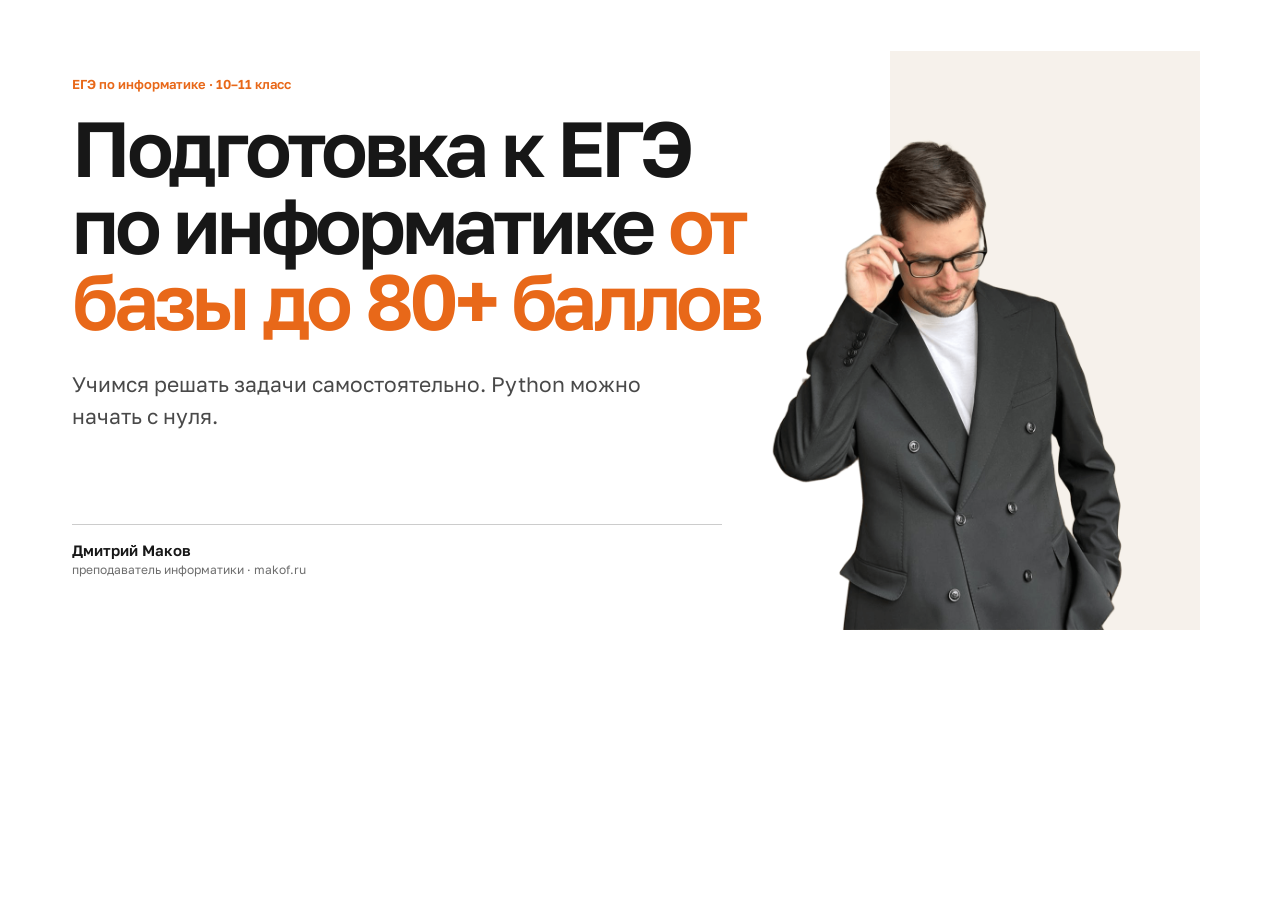
<file: scripts/og-preview.html>
<!doctype html>
<html lang="ru">
<head>
  <meta charset="utf-8">
  <meta name="viewport" content="width=device-width, initial-scale=1">
  <link rel="preconnect" href="https://fonts.googleapis.com">
  <link rel="preconnect" href="https://fonts.gstatic.com" crossorigin>
  <link href="https://fonts.googleapis.com/css2?family=Golos+Text:wght@400;500;600;700&display=swap" rel="stylesheet">
  <style>
    :root{
      --bg:#ffffff;
      --text:#171717;
      --muted:#6d6d6d;
      --line:#e6e6e6;
      --line-strong:#cccccc;
      --accent:#e86819;
      --portrait-bg:#f6f1eb;
    }
    *{box-sizing:border-box}
    html,body{margin:0;width:1200px;height:630px;overflow:hidden;background:var(--bg)}
    body{
      color:var(--text);
      font-family:"Golos Text",-apple-system,BlinkMacSystemFont,"Segoe UI",sans-serif;
      -webkit-font-smoothing:antialiased;
    }
    .frame{position:relative;width:1200px;height:630px;background:#fff;overflow:hidden}
    .copy{position:absolute;left:72px;top:76px;width:690px;z-index:2}
    .eyebrow{display:block;margin:0 0 18px;color:var(--accent);font-size:13px;font-weight:600;line-height:1.25}
    h1{max-width:690px;margin:0;font-size:78px;line-height:.98;letter-spacing:-.055em;font-weight:600;text-wrap:balance}
    h1 span{color:var(--accent)}
    .lead{max-width:610px;margin:28px 0 0;color:#494949;font-size:21px;line-height:1.55;font-weight:400}
    .brand{position:absolute;left:72px;bottom:52px;display:grid;gap:2px;padding-top:16px;border-top:1px solid var(--line-strong);width:650px}
    .brand strong{font-size:15px;font-weight:600;line-height:1.3}
    .brand span{font-size:12px;line-height:1.3;color:var(--muted)}

    .portrait{position:absolute;right:-20px;bottom:0;width:500px;height:610px;isolation:isolate}
    .portrait::before{content:"";position:absolute;z-index:-1;left:34%;right:0;top:5%;bottom:0;background:var(--portrait-bg)}
    .portrait img{position:absolute;left:50%;bottom:0;transform:translateX(-50%);height:590px;width:auto;max-width:none;display:block}
  </style>
</head>
<body>
  <main class="frame">
    <section class="copy">
      <span class="eyebrow">ЕГЭ по информатике · 10–11 класс</span>
      <h1>Подготовка к ЕГЭ по информатике <span>от базы до 80+ баллов</span></h1>
      <p class="lead">Учимся решать задачи самостоятельно. Python можно начать с нуля.</p>
    </section>

    <div class="brand">
      <strong>Дмитрий Маков</strong>
      <span>преподаватель информатики · makof.ru</span>
    </div>

    <div class="portrait">
      <img src="../assets/about/about.png" alt="">
    </div>
  </main>
</body>
</html>
</file>
<file: styles.css>
@import url("styles-base.css");

/* Keep primary site controls rectangular and consistent with the visual system. */
.button {
  border-radius: 2px;
}

/* Equal visual size for book cover and sample page. */
.book-cover,
.book-spread {
  width: 100%;
  max-width: 300px;
  justify-self: center;
}
.book-cover img,
.book-spread img {
  display: block;
  width: 100%;
  height: 390px;
  min-height: 0;
  object-fit: contain;
  background: #fff;
  border: 1px solid var(--line);
}

/* Hero portrait: a quiet vertical field behind the figure. */
.hero .hero-portrait-image::before {
  left: 34%;
  right: -7%;
  top: 5%;
  bottom: 0;
  background: #f6f1eb;
  border: 0;
}
.hero .hero-portrait-image::after {
  display: none;
}

/* About portrait: same visual logic, with less dead space above the portrait. */
#about {
  padding-top: 64px;
}
#about .about-photo-wrap {
  position: relative;
  isolation: isolate;
}
#about .about-photo-wrap::before {
  content: "";
  position: absolute;
  z-index: -1;
  left: -10%;
  right: 31%;
  top: 7%;
  bottom: 0;
  background: #f6f1eb;
}
#about .about-photo {
  position: relative;
  z-index: 1;
}

/* Trial gift: two separate takeaways instead of one long sentence. */
#trial .trial-gift {
  max-width: 580px;
  margin: 34px 0 0;
  padding: 26px 0 0;
  border-top: 2px solid var(--accent);
  color: var(--text);
}
#trial .trial-gift > strong {
  display: block;
  margin-bottom: 14px;
  color: var(--accent);
  font-size: 14px;
  font-weight: 700;
  line-height: 1.3;
  text-transform: uppercase;
  letter-spacing: .02em;
}
#trial .trial-gift-list {
  display: grid;
  gap: 11px;
  margin: 0;
  padding: 0;
  list-style: none;
}
#trial .trial-gift-list li {
  display: grid;
  grid-template-columns: 9px minmax(0, 1fr);
  gap: 12px;
  align-items: start;
  font-size: clamp(18px, 1.8vw, 23px);
  font-weight: 500;
  line-height: 1.4;
  letter-spacing: -.015em;
}
#trial .trial-gift-list li::before {
  content: "";
  width: 7px;
  height: 7px;
  margin-top: .48em;
  background: var(--accent);
}

/* The embedded form should occupy its real visual footprint, not a 620px reserve. */
#trial .alfacrm-frame {
  height: 500px;
  min-height: 0;
  margin-top: 20px;
}
#trial .alfacrm-fallback {
  margin-top: 8px;
}

/* Shared carousel presentation. Touch devices keep native swipe. */
.review-slider,
.achievement-carousel {
  min-width: 0;
}
.review-slides,
.achievement-track {
  -webkit-overflow-scrolling: touch;
  scrollbar-width: none;
  user-select: none;
}
.review-slides::-webkit-scrollbar,
.achievement-track::-webkit-scrollbar {
  display: none;
}

.review-slides {
  display: flex;
  gap: 12px;
  overflow-x: auto;
  scroll-snap-type: x mandatory;
  scroll-behavior: smooth;
  overscroll-behavior-x: contain;
}
.review-slide,
.review-slide.is-active {
  display: block;
  flex: 0 0 100%;
  width: 100%;
  max-width: 100%;
  height: auto;
  margin: 0;
  padding: 0;
  border: 0;
  background: transparent;
  scroll-snap-align: start;
  scroll-snap-stop: always;
  cursor: zoom-in;
}
.review-slide img {
  display: block;
  width: 100%;
  height: auto;
  border: 1px solid var(--line);
}

.achievement-track {
  overflow-x: auto !important;
  scroll-snap-type: x mandatory !important;
  overscroll-behavior-x: contain;
}
.achievement-track .achievement-item {
  scroll-snap-align: start;
  scroll-snap-stop: always;
}

.review-controls,
.achievement-controls {
  display: flex;
  align-items: center;
  justify-content: center;
  gap: 10px;
}
.carousel-desktop-arrow {
  display: none;
}

/* Desktop carousel: fixed navigation row above a stable image viewport. */
@media (min-width: 1025px) and (hover: hover) and (pointer: fine) {
  #about .about-photo-wrap {
    margin-top: -28px;
  }

  .review-slider,
  .achievement-carousel {
    position: relative;
    display: flex;
    flex-direction: column;
    overflow: visible;
  }

  .review-controls,
  .achievement-controls {
    order: -1;
    justify-content: flex-end;
    min-height: 42px;
  }
  .review-controls {
    margin: 0 0 16px;
  }
  .achievement-controls {
    margin: 0 0 20px;
  }

  .review-slides,
  .achievement-track {
    order: 0;
    overflow: visible !important;
    scroll-snap-type: none !important;
    scroll-behavior: auto;
    cursor: default;
    transition: transform 260ms cubic-bezier(.2,.7,.2,1);
    will-change: transform;
  }

  .review-slider::after,
  .achievement-carousel::after {
    content: "";
    position: absolute;
    z-index: 4;
    pointer-events: none;
    top: 58px;
    right: -1px;
    bottom: 0;
    width: 1px;
    background: var(--line);
  }

  .review-slider {
    overflow: hidden;
    max-width: 720px;
  }
  .review-slides {
    gap: 0;
    align-items: flex-start;
    transition: transform 260ms cubic-bezier(.2,.7,.2,1), height 220ms ease;
  }
  .review-slide,
  .review-slide.is-active {
    display: flex;
    flex: 0 0 100%;
    width: 100%;
    align-self: flex-start;
    justify-content: center;
  }
  .review-slide img {
    width: auto;
    max-width: 100%;
    max-height: min(68vh, 640px);
    height: auto;
    margin: 0 auto;
    object-fit: contain;
  }

  .achievement-carousel {
    overflow: hidden;
  }
  .achievement-track {
    gap: 18px;
  }
  .achievement-track .achievement-item {
    flex: 0 0 calc((100% - 54px) / 4);
  }

  .carousel-desktop-arrow {
    display: inline-grid;
    place-items: center;
    width: 64px;
    height: 42px;
    padding: 0;
    border: 1px solid var(--line-strong);
    border-radius: 0;
    background: #fff;
    color: var(--text);
    font: inherit;
    font-size: 22px;
    line-height: 1;
    cursor: pointer;
    transition: background 150ms ease, color 150ms ease, border-color 150ms ease, opacity 150ms ease;
  }
  .carousel-desktop-arrow + .carousel-desktop-arrow {
    margin-left: -1px;
  }
  .carousel-desktop-arrow:hover:not(:disabled) {
    background: var(--text);
    border-color: var(--text);
    color: #fff;
  }
  .carousel-desktop-arrow:disabled {
    opacity: .24;
    cursor: default;
  }
  .carousel-desktop-arrow:focus-visible {
    position: relative;
    z-index: 2;
    outline: 2px solid var(--accent);
    outline-offset: 2px;
  }

  .review-counter,
  .achievement-counter {
    min-width: 58px;
    margin-right: 4px;
    color: var(--muted);
    font-size: 13px;
    text-align: center;
    font-variant-numeric: tabular-nums;
  }
}

/* Phones/tablets: swipe remains the primary control; no desktop arrows. */
@media (max-width: 1024px), (hover: none), (pointer: coarse) {
  #about {
    padding-top: 72px;
  }
  .review-slides,
  .achievement-track {
    cursor: grab;
  }
  .review-slides {
    height: auto !important;
  }
  .carousel-desktop-arrow {
    display: none !important;
  }
}

@media (max-width: 720px) {
  #about {
    padding-top: 56px;
  }
  .book-cover,
  .book-spread {
    max-width: 280px;
    justify-self: start;
  }
  .book-cover img,
  .book-spread img {
    height: 360px;
  }
  .hero .hero-portrait-image::before {
    left: 28%;
    right: -2%;
    top: 6%;
    bottom: 0;
  }
  #about .about-photo-wrap::before {
    left: -4%;
    right: 34%;
    top: 8%;
    bottom: 0;
  }
  #trial .trial-gift-list li {
    font-size: 18px;
  }
  #trial .alfacrm-frame {
    height: 540px;
  }
}

/* Lightbox follows the same rectangular control language as the rest of the site. */
.lightbox-close {
  border-radius: 0;
}
.lightbox-close:focus-visible {
  outline: 2px solid var(--accent);
  outline-offset: 3px;
}

/* Carousel behavior lives in index.html; this file controls only presentation. */


/* Legal links and compact signup form. */
#trial .signup-form > .alfacrm-frame {
  margin-top: 0;
}
.footer-legal {
  display: flex;
  flex-wrap: wrap;
  justify-content: center;
  gap: 8px 18px;
}
.footer-legal a {
  color: var(--muted);
  font-size: 13px;
  text-decoration: underline;
  text-decoration-color: transparent;
  text-underline-offset: 3px;
  transition: color 150ms ease, text-decoration-color 150ms ease;
}
.footer-legal a:hover {
  color: var(--text);
  text-decoration-color: currentColor;
}

/* Learning section: same interaction language as the students' scores. */
#learning .learning-heading {
  margin-bottom: 36px;
}
#learning .learning-browser {
  display: block;
}
#learning .learning-tabs {
  display: grid;
  grid-template-columns: repeat(6, minmax(0, 1fr));
  width: 100%;
  border-top: 1px solid var(--line-strong);
  border-bottom: 1px solid var(--line-strong);
}
#learning .learning-tab {
  min-width: 0;
  min-height: 118px;
  margin: 0;
  padding: 20px 18px;
  border: 0;
  border-right: 1px solid var(--line);
  background: transparent;
  color: var(--text);
  display: flex;
  flex-direction: column;
  justify-content: center;
  align-items: flex-start;
  gap: 8px;
  text-align: left;
  font-size: 14px;
  font-weight: 500;
  line-height: 1.3;
  cursor: pointer;
  transition: none;
}
#learning .learning-tab:last-child {
  border-right: 0;
}
#learning .learning-tab span {
  padding: 0;
  color: var(--muted);
  font-size: 11px;
  font-weight: 600;
}
#learning .learning-tab:hover {
  background: transparent;
  color: var(--text);
}
#learning .learning-tab:hover span {
  color: var(--muted);
}
#learning .learning-tab.is-active,
#learning .learning-tab.is-active:hover {
  background: var(--text);
  color: #fff;
  font-weight: 600;
}
#learning .learning-tab.is-active span,
#learning .learning-tab.is-active:hover span {
  color: #cfcfcf;
}
#learning .learning-stage {
  min-width: 0;
  display: grid;
  grid-template-columns: minmax(220px, .55fr) minmax(0, 1.45fr);
  gap: 48px;
  align-items: start;
  padding-top: 42px;
}
#learning .learning-caption {
  order: 1;
  padding: 4px 0 0;
}
#learning .learning-image-button {
  order: 2;
}
#learning .learning-image-button img {
  width: 100%;
  min-height: 0;
  height: auto;
  object-fit: contain;
  background: var(--surface);
  border: 1px solid var(--line);
}
#learning .learning-caption > span {
  color: var(--accent);
  font-size: 12px;
  font-weight: 600;
}
#learning .learning-caption h3 {
  margin-top: 12px;
  font-size: 28px;
}
#learning .learning-caption p {
  max-width: 360px;
}

@media (max-width: 980px) {
  #learning .learning-tabs {
    display: flex;
    overflow-x: auto;
    scrollbar-width: none;
    -webkit-overflow-scrolling: touch;
  }
  #learning .learning-tabs::-webkit-scrollbar {
    display: none;
  }
  #learning .learning-tab {
    flex: 0 0 170px;
    min-height: 104px;
  }
  #learning .learning-stage {
    grid-template-columns: 1fr;
    gap: 24px;
  }
  #learning .learning-caption,
  #learning .learning-image-button {
    order: initial;
  }
  #learning .learning-caption {
    max-width: 640px;
  }
}

@media (max-width: 720px) {
  .footer-legal {
    width: 100%;
    justify-content: flex-start;
  }
  #learning .learning-tabs {
    display: flex;
    grid-template-columns: none;
    border-left: 0;
    overflow-x: auto;
  }
  #learning .learning-tab {
    flex: 0 0 148px;
    width: auto;
    min-height: 96px;
    padding: 16px 14px;
    border-right: 1px solid var(--line);
    border-bottom: 0;
    white-space: normal;
  }
  #learning .learning-tab span {
    font-size: 10px;
  }
  #learning .learning-stage {
    padding-top: 30px;
  }
}
</file>
<file: legal.css>
:root {
  --bg:#f8f8f6; --surface:#fff; --text:#202120; --muted:#60625f;
  --line:#e2e2dc; --line-strong:#d1d1ca; --accent:#202120; --accent-hover:#353734;
  --container:1060px;
}
body.legal-page { background:var(--bg); color:var(--text); font-family:Arial,Helvetica,sans-serif; line-height:1.65; }
.legal-page .site-header { background:rgba(248,248,246,.97); border-bottom:1px solid var(--line); }
.legal-page .header-inner { min-height:78px; }
.legal-page .brand-copy strong { color:var(--text); font-size:18px; font-weight:700; }
.legal-page .brand-copy span { color:var(--muted); }
.legal-page .button { background:var(--text); color:#fff; border:1px solid var(--text); border-radius:6px; box-shadow:none; font-size:13px; }
.legal-page .button:hover { background:var(--accent-hover); }
.legal-hero { padding:70px 0 48px; border-bottom:1px solid var(--line); background:transparent; }
.legal-hero .container,.legal-content .container { max-width:960px; }
.legal-kicker { display:block; margin:0 0 16px; color:var(--muted); font-size:13px; font-weight:600; }
.legal-hero h1 { max-width:900px; margin:0; font-size:clamp(34px,4.6vw,54px); letter-spacing:-.035em; line-height:1.16; font-weight:700; }
.legal-meta { margin:17px 0 0; color:var(--muted); font-size:13px; }
.legal-intro { max-width:790px; margin:26px 0 0; padding:21px 0 0; border-top:1px solid var(--line); font-size:clamp(16px,1.8vw,18px); line-height:1.7; color:#41433f; }
.legal-content { padding:8px 0 80px; }
.legal-section { max-width:800px; padding:35px 0 37px; border-bottom:1px solid var(--line); }
.legal-section:last-child { border-bottom:0; }
.legal-section h2 { margin:0 0 16px; font-size:clamp(21px,2.6vw,27px); line-height:1.3; letter-spacing:-.025em; }
.legal-section p,.legal-section li { font-size:15px; line-height:1.75; color:#454742; }
.legal-section p { margin:0 0 13px; }
.legal-section strong { color:var(--text); }
.legal-section ul,.legal-section ol { margin:12px 0 19px; padding-left:25px; }
.legal-section li { margin:7px 0; }
.legal-section li::marker { color:#70736d; }
.legal-section a { color:var(--text); text-decoration:underline; text-underline-offset:3px; }
.legal-section a:hover { color:#565954; }
.legal-note { margin:18px 0; padding:18px 22px; background:#f0f0ec; border-left:2px solid #777a74; color:var(--text); font-size:14px; }
.legal-page .site-footer { margin-top:0; border-top:1px solid var(--line); background:var(--bg); }
.legal-page .footer-inner { min-height:80px; }
.legal-page .footer-legal { display:flex; flex-wrap:wrap; gap:16px; }
.legal-page .footer-legal a { color:var(--muted); }
.legal-page .footer-legal a:hover { color:var(--text); }
@media(max-width:720px) {
 .legal-page .container { width:calc(100% - 36px); }
 .legal-page .header-inner { min-height:70px; gap:12px; }
 .legal-page .brand-copy strong { font-size:15px; }
 .legal-page .button { padding:10px 12px; min-height:38px; font-size:12px; }
 .legal-hero { padding:44px 0 33px; }
 .legal-hero h1 { font-size:clamp(30px,9.2vw,42px); }
 .legal-intro { font-size:15px; }
 .legal-content { padding:5px 0 55px; }
 .legal-section { padding:27px 0; }
 .legal-section h2 { font-size:21px; }
 .legal-section p,.legal-section li { font-size:14px; }
 .legal-page .footer-inner { align-items:flex-start; gap:14px; }
 .legal-page .footer-legal { flex-direction:column; gap:8px; }
}
</file>
